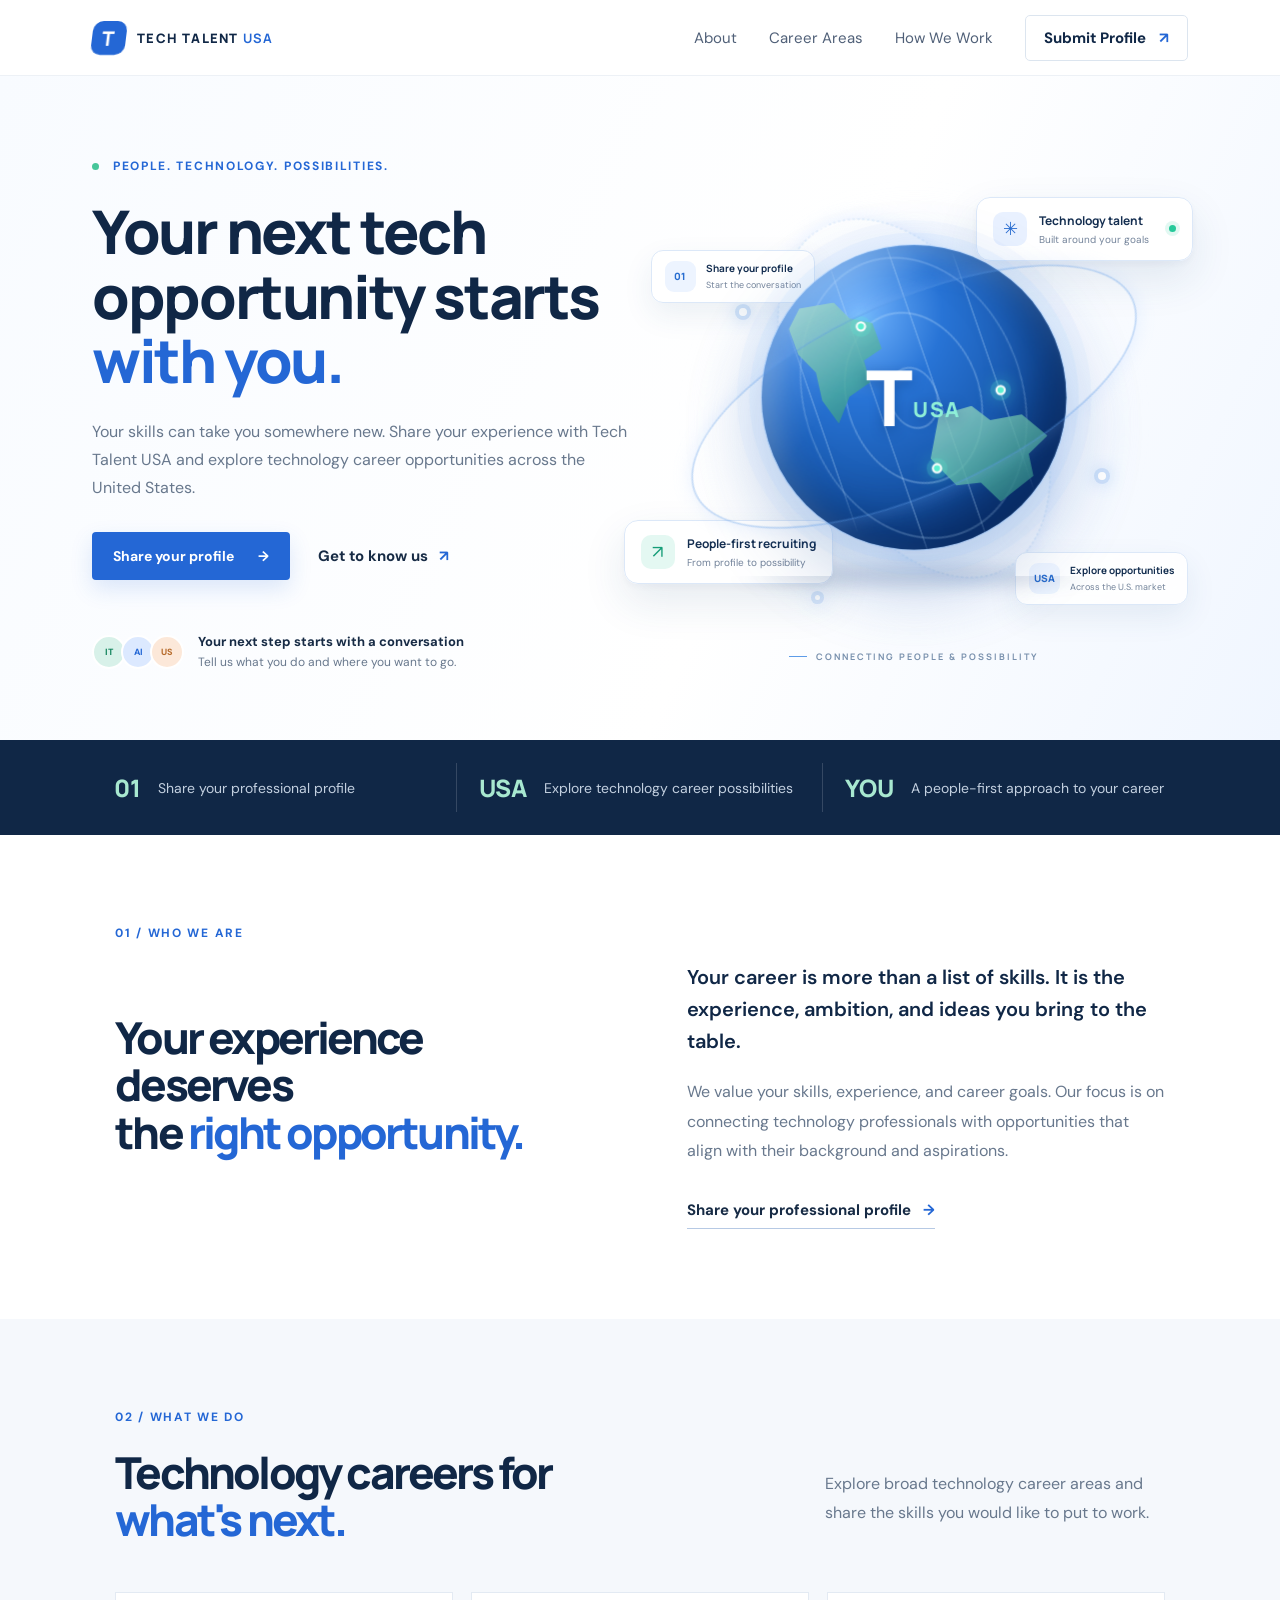
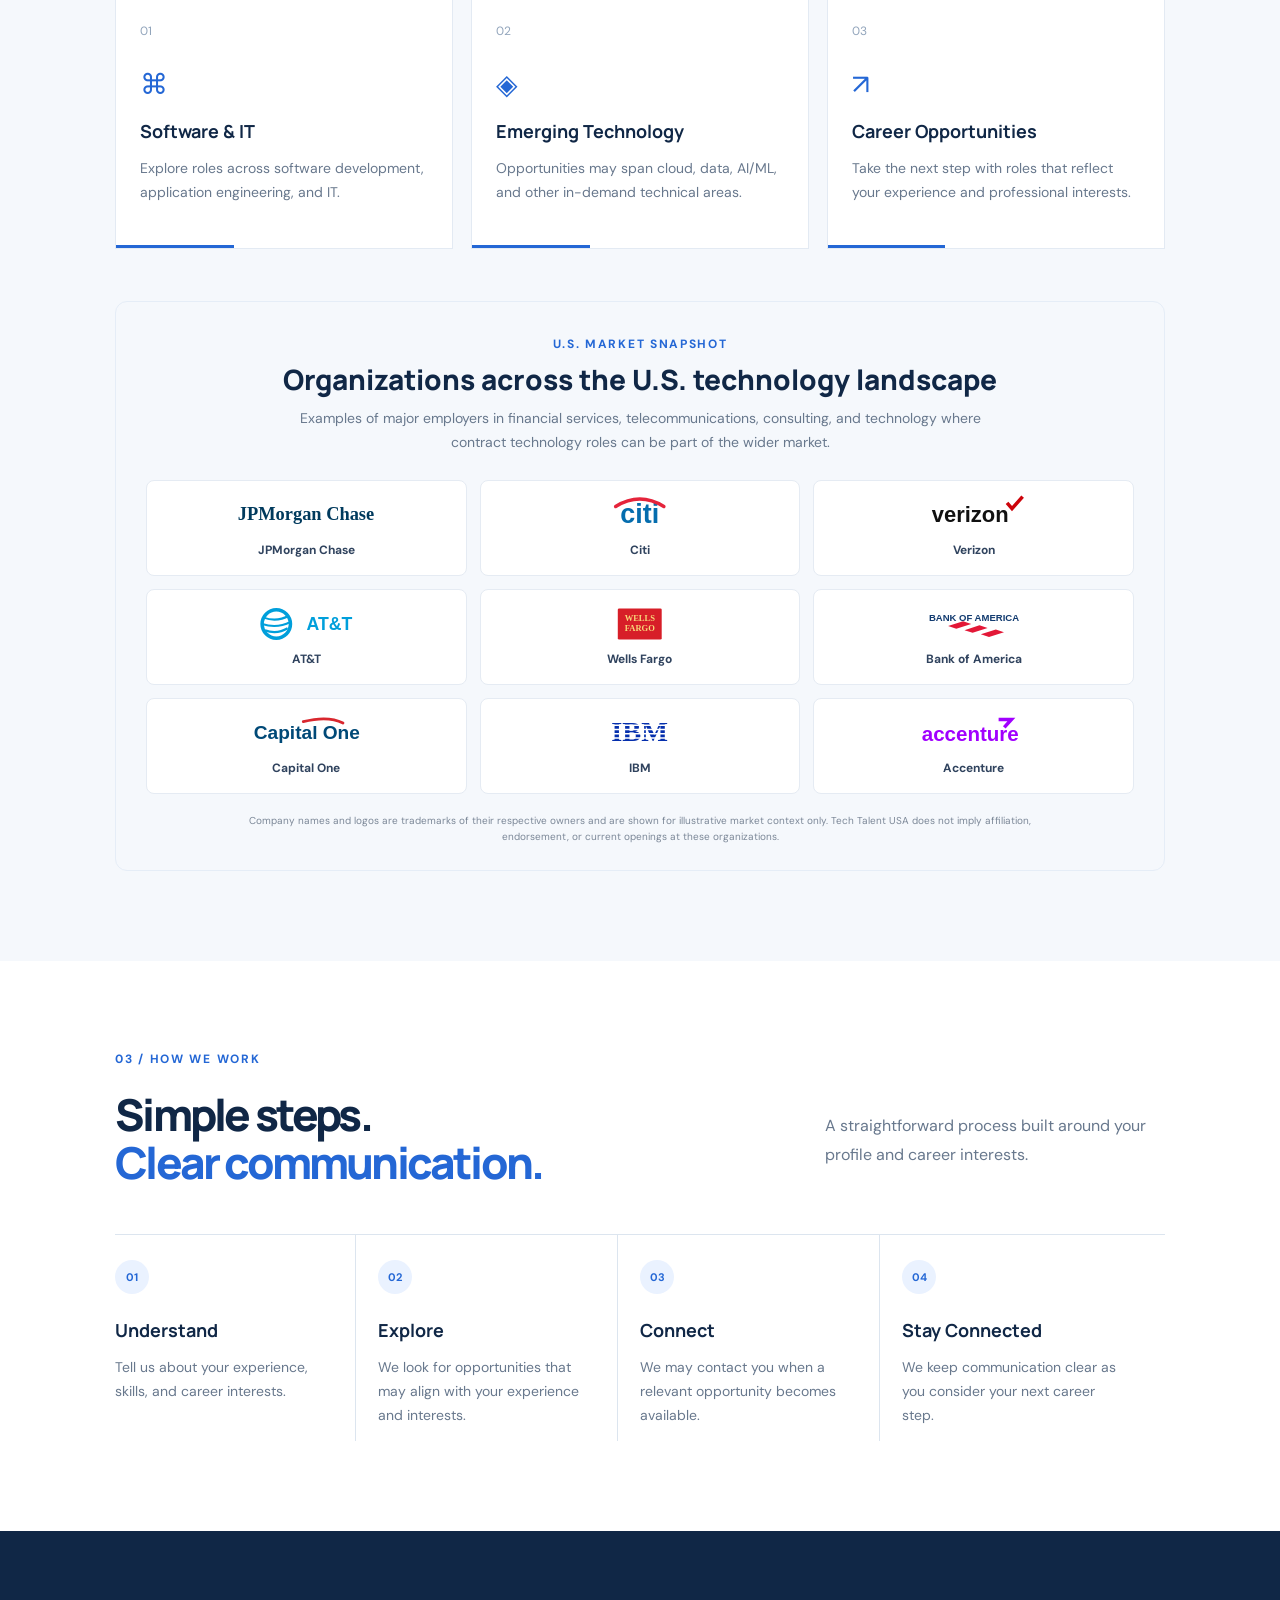
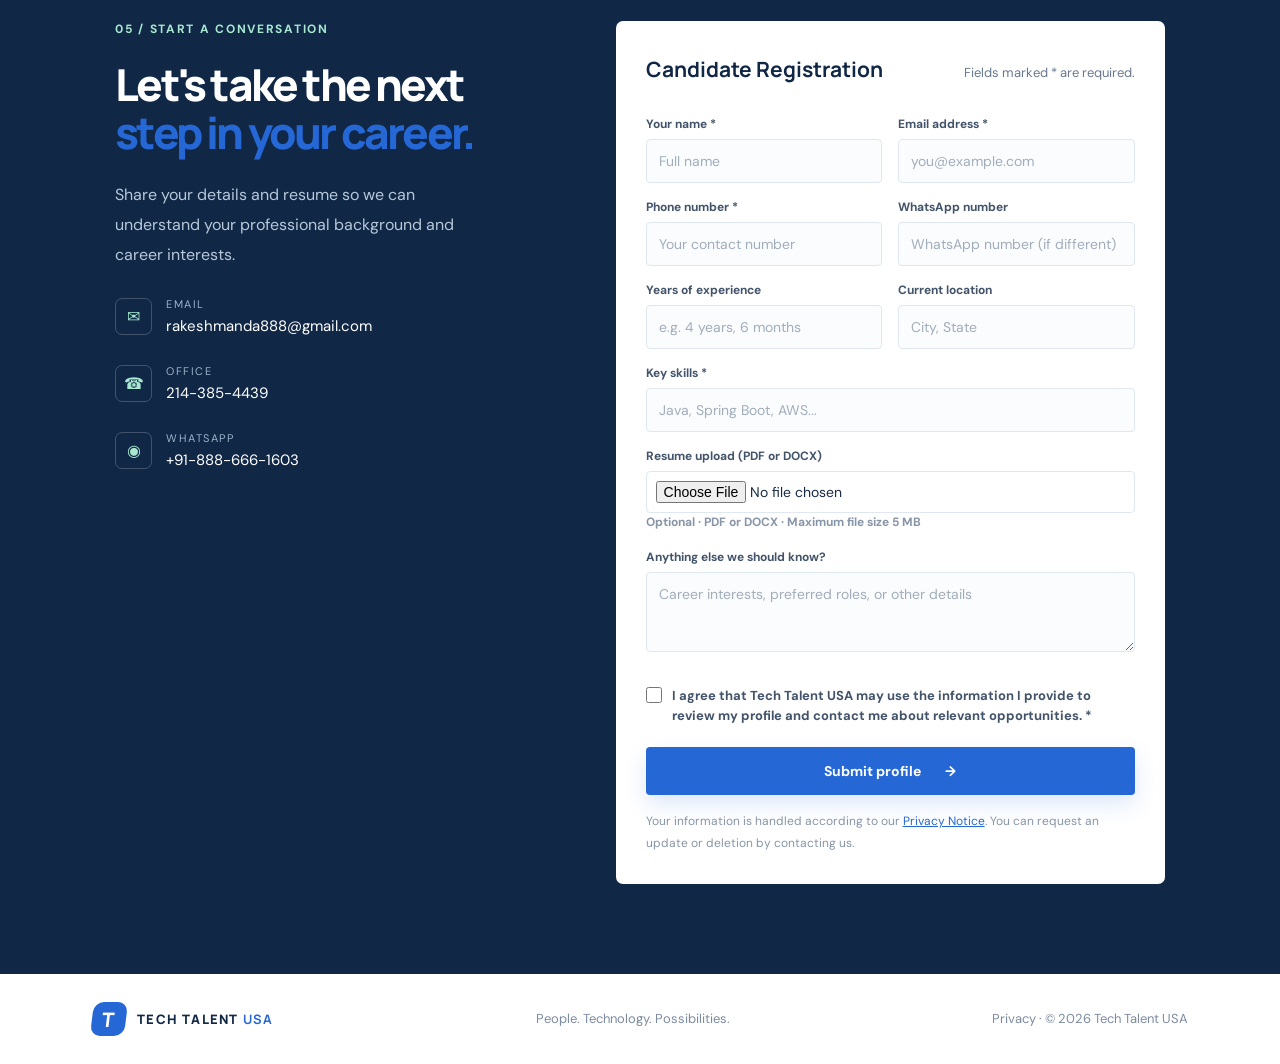
<file: static/index.html>
<!doctype html>
<html lang="en"><head><meta charset="utf-8"><meta name="viewport" content="width=device-width,initial-scale=1"><meta name="description" content="Explore technology career opportunities across the United States. Share your skills and professional profile with Tech Talent USA."><meta property="og:type" content="website"><meta property="og:title" content="Tech Talent USA | Your Next Tech Opportunity"><meta property="og:description" content="Share your experience and explore technology career opportunities across the United States."><meta name="theme-color" content="#102746"><meta name="twitter:card" content="summary"><meta name="twitter:title" content="Tech Talent USA | Your Next Tech Opportunity"><meta name="twitter:description" content="Share your experience and explore technology career opportunities across the United States."><title>Tech Talent USA | Technology Career Opportunities</title><link rel="preconnect" href="https://fonts.googleapis.com"><link href="https://fonts.googleapis.com/css2?family=DM+Sans:wght@400;500;600;700&family=Manrope:wght@400;500;600;700;800&display=swap" rel="stylesheet"><link rel="stylesheet" href="/static/styles.css"></head>
<body><header class="header"><a class="brand" href="/"><span class="brand-mark">T</span><span>TECH TALENT <b>USA</b></span></a><nav id="site-nav" aria-label="Main navigation"><a href="/about">About</a><a href="/services">Career Areas</a><a href="/how-we-work">How We Work</a><a class="nav-cta" href="/contact">Submit Profile <span>↗</span></a></nav><button class="menu" id="menu" aria-label="Open navigation menu" aria-controls="site-nav" aria-expanded="false">☰</button></header>
<main><section class="hero"><div class="hero-copy"><div class="eyebrow"><i></i> PEOPLE. TECHNOLOGY. POSSIBILITIES.</div><h1>Your next tech<br>opportunity starts<br><em>with you.</em></h1><p>Your skills can take you somewhere new. Share your experience with Tech Talent USA and explore technology career opportunities across the United States.</p><div class="hero-actions"><a class="button primary" href="#contact">Share your profile <span>→</span></a><a class="text-link" href="#about">Get to know us <span>↗</span></a></div><div class="trust"><div class="avatars"><span>IT</span><span>AI</span><span>US</span></div><div><b>Your next step starts with a conversation</b><small>Tell us what you do and where you want to go.</small></div></div></div><div class="hero-art hero-3d" aria-label="Animated Tech Talent USA globe illustration">
  <div class="hero-scene" id="hero-scene">
    <div class="scene-glow"></div>
    <div class="globe-shadow"></div>
    <div class="globe-orbit orbit-a"></div><div class="globe-orbit orbit-b"></div>
    <div class="globe-3d" aria-hidden="true">
      <div class="globe-surface"><div class="globe-grid"></div><div class="globe-land land-one"></div><div class="globe-land land-two"></div><div class="globe-shine"></div></div>
      <div class="globe-brand"><strong>T</strong><span>USA</span></div>
      <div class="globe-pin pin-one"></div><div class="globe-pin pin-two"></div><div class="globe-pin pin-three"></div>
    </div>
    <div class="scene-particle particle-one"></div><div class="scene-particle particle-two"></div><div class="scene-particle particle-three"></div>
    <div class="insight-card insight-top"><span class="insight-icon">✳</span><div><b>Technology talent</b><small>Built around your goals</small></div><span class="live-dot"></span></div>
    <div class="insight-card insight-bottom"><span class="insight-icon people-icon">↗</span><div><b>People-first recruiting</b><small>From profile to possibility</small></div></div>
    <div class="insight-chip chip-left"><span class="chip-mark">01</span><div><b>Share your profile</b><small>Start the conversation</small></div></div>
    <div class="insight-chip chip-right"><span class="chip-mark">USA</span><div><b>Explore opportunities</b><small>Across the U.S. market</small></div></div>
    <div class="scene-caption"><span></span> CONNECTING PEOPLE &amp; POSSIBILITY</div>
  </div>
</div></section>
<section class="stats"><div><strong>01</strong><span>Share your professional profile</span></div><div><strong>USA</strong><span>Explore technology career possibilities</span></div><div><strong>YOU</strong><span>A people-first approach to your career</span></div></section>
<section class="intro section" id="about"><div class="section-label">01 / WHO WE ARE</div><div class="intro-grid"><h2>Your experience deserves<br>the <em>right opportunity.</em></h2><div><p class="lead">Your career is more than a list of skills. It is the experience, ambition, and ideas you bring to the table.</p><p>We value your skills, experience, and career goals. Our focus is on connecting technology professionals with opportunities that align with their background and aspirations.</p><a class="under-link" href="#contact">Share your professional profile <span>→</span></a></div></div></section>
<section class="services section" id="services"><div class="section-head"><div><div class="section-label">02 / WHAT WE DO</div><h2>Technology careers for<br><em>what's next.</em></h2></div><p>Explore broad technology career areas and share the skills you would like to put to work.</p></div><div class="service-grid"><article class="service"><span class="service-no">01</span><div class="service-symbol">⌘</div><h3>Software & IT</h3><p>Explore roles across software development, application engineering, and IT.</p><span class="service-line"></span></article><article class="service"><span class="service-no">02</span><div class="service-symbol">◈</div><h3>Emerging Technology</h3><p>Opportunities may span cloud, data, AI/ML, and other in-demand technical areas.</p><span class="service-line"></span></article><article class="service"><span class="service-no">03</span><div class="service-symbol">↗</div><h3>Career Opportunities</h3><p>Take the next step with roles that reflect your experience and professional interests.</p><span class="service-line"></span></article></div>
<div class="company-showcase">
  <div class="company-showcase-heading">
    <div class="section-label">U.S. MARKET SNAPSHOT</div>
    <h3>Organizations across the U.S. technology landscape</h3>
    <p>Examples of major employers in financial services, telecommunications, consulting, and technology where contract technology roles can be part of the wider market.</p>
  </div>
  <div class="company-logo-grid" aria-label="Illustrative company logos">
    <div class="company-logo"><svg viewBox="0 0 220 48" role="img" aria-label="JPMorgan Chase logo"><text x="110" y="32" text-anchor="middle" font-family="Georgia,serif" font-size="27" font-weight="bold" fill="#003A5D">JPMorgan Chase</text></svg><span>JPMorgan Chase</span></div>
    <div class="company-logo"><svg viewBox="0 0 180 48" role="img" aria-label="Citi logo"><text x="90" y="35" text-anchor="middle" font-family="Arial,sans-serif" font-size="38" font-weight="bold" fill="#056DAE">citi</text><path d="M56 12 Q90 -9 124 12" fill="none" stroke="#E5243B" stroke-width="5" stroke-linecap="round"/></svg><span>Citi</span></div>
    <div class="company-logo"><svg viewBox="0 0 180 48" role="img" aria-label="Verizon logo"><text x="85" y="34" text-anchor="middle" font-family="Arial,sans-serif" font-size="31" font-weight="bold" fill="#111">verizon</text><path d="M137 7 l7 8 15 -17" fill="none" stroke="#CD040B" stroke-width="5"/></svg><span>Verizon</span></div>
    <div class="company-logo"><svg viewBox="0 0 180 48" role="img" aria-label="AT&amp;T logo"><circle cx="47" cy="24" r="20" fill="none" stroke="#009FDB" stroke-width="5"/><path d="M29 15 Q48 22 65 12 M27 24 Q48 31 67 21 M31 33 Q48 39 63 30" fill="none" stroke="#009FDB" stroke-width="3"/><text x="122" y="32" text-anchor="middle" font-family="Arial,sans-serif" font-size="25" font-weight="bold" fill="#009FDB">AT&amp;T</text></svg><span>AT&amp;T</span></div>
    <div class="company-logo"><svg viewBox="0 0 180 48" role="img" aria-label="Wells Fargo logo"><rect x="59" y="2" width="62" height="44" rx="2" fill="#D71E28"/><text x="90" y="20" text-anchor="middle" font-family="Georgia,serif" font-size="12" font-weight="bold" fill="#F8D879">WELLS</text><text x="90" y="34" text-anchor="middle" font-family="Georgia,serif" font-size="12" font-weight="bold" fill="#F8D879">FARGO</text></svg><span>Wells Fargo</span></div>
    <div class="company-logo"><svg viewBox="0 0 220 48" role="img" aria-label="Bank of America logo"><text x="110" y="19" text-anchor="middle" font-family="Arial,sans-serif" font-size="14" font-weight="bold" fill="#123B70">BANK OF AMERICA</text><path d="M72 27 l22 -7 12 4 -22 7z M96 33 l22 -7 12 4 -22 7z M120 39 l22 -7 12 4 -22 7z" fill="#E31837"/></svg><span>Bank of America</span></div>
    <div class="company-logo"><svg viewBox="0 0 200 48" role="img" aria-label="Capital One logo"><text x="100" y="33" text-anchor="middle" font-family="Arial,sans-serif" font-size="27" font-weight="bold" fill="#004977">Capital One</text><path d="M95 8 Q130 -1 151 10" fill="none" stroke="#D9272E" stroke-width="4" stroke-linecap="round"/></svg><span>Capital One</span></div>
    <div class="company-logo"><svg viewBox="0 0 160 48" role="img" aria-label="IBM logo"><text x="80" y="36" text-anchor="middle" font-family="Georgia,serif" font-size="40" font-weight="bold" fill="#052FAD">IBM</text><path d="M36 13 H124 M36 19 H124 M36 25 H124 M36 31 H124" stroke="#fff" stroke-width="2"/></svg><span>IBM</span></div>
    <div class="company-logo"><svg viewBox="0 0 200 48" role="img" aria-label="Accenture logo"><text x="95" y="35" text-anchor="middle" font-family="Arial,sans-serif" font-size="29" font-weight="bold" fill="#A100FF">accenture</text><path d="M135 5 L153 5 L143 16" fill="none" stroke="#A100FF" stroke-width="5"/></svg><span>Accenture</span></div>
  </div>
  <p class="company-disclaimer">Company names and logos are trademarks of their respective owners and are shown for illustrative market context only. Tech Talent USA does not imply affiliation, endorsement, or current openings at these organizations.</p>
</div>
</section>
<section class="process section" id="process"><div class="section-label">03 / HOW WE WORK</div><div class="section-head"><h2>Simple steps.<br><em>Clear communication.</em></h2><p>A straightforward process built around your profile and career interests.</p></div><div class="steps"><article><span>01</span><h3>Understand</h3><p>Tell us about your experience, skills, and career interests.</p></article><article><span>02</span><h3>Explore</h3><p>We look for opportunities that may align with your experience and interests.</p></article><article><span>03</span><h3>Connect</h3><p>We may contact you when a relevant opportunity becomes available.</p></article><article><span>04</span><h3>Stay Connected</h3><p>We keep communication clear as you consider your next career step.</p></article></div></section>
<section class="contact section" id="contact"><div class="contact-copy"><div class="section-label">05 / START A CONVERSATION</div><h2>Let's take the next<br><em>step in your career.</em></h2><p>Share your details and resume so we can understand your professional background and career interests.</p><div class="contact-detail"><span>✉</span><div><small>EMAIL</small><a href="mailto:rakeshmanda888@gmail.com">rakeshmanda888@gmail.com</a></div></div><div class="contact-detail"><span>☎</span><div><small>OFFICE</small><a href="tel:+12143854439">214-385-4439</a></div></div><div class="contact-detail"><span>◉</span><div><small>WHATSAPP</small><a href="https://wa.me/918886661603" target="_blank" rel="noopener">+91-888-666-1603</a></div></div></div>
<form id="enquiry-form" class="form" enctype="multipart/form-data"><div class="form-heading"><h3>Candidate Registration</h3><p>Fields marked * are required.</p></div><div class="form-grid">
<label>Your name *<input name="name" required maxlength="120" placeholder="Full name"></label>
<label>Email address *<input name="email" type="email" required maxlength="254" placeholder="you@example.com"></label>
<label>Phone number *<input name="phone" type="tel" required maxlength="30" placeholder="Your contact number"></label>
<label>WhatsApp number<input name="whatsapp_number" type="tel" maxlength="30" placeholder="WhatsApp number (if different)"></label>
<label>Years of experience<input name="experience" maxlength="80" placeholder="e.g. 4 years, 6 months"></label>
<label>Current location<input name="location" maxlength="160" placeholder="City, State"></label>
<label class="wide">Key skills *<input name="skills" required maxlength="1000" placeholder="Java, Spring Boot, AWS..."></label>
<label class="wide">Resume upload (PDF or DOCX)<input name="resume" type="file" accept=".pdf,.docx,application/pdf,application/vnd.openxmlformats-officedocument.wordprocessingml.document"><small class="privacy">Optional · PDF or DOCX · Maximum file size 5 MB</small></label>
<label class="wide">Anything else we should know?<textarea name="message" rows="3" maxlength="3000" placeholder="Career interests, preferred roles, or other details"></textarea></label>
<label class="consent-row wide"><input type="checkbox" name="consent" value="true" required><span>I agree that Tech Talent USA may use the information I provide to review my profile and contact me about relevant opportunities. *</span></label>
</div><div class="form-trap" aria-hidden="true"><label>Leave this field empty<input name="website" tabindex="-1" autocomplete="off"></label></div><button class="button primary submit" type="submit">Submit profile <span>→</span></button><p class="form-status" id="form-status" role="status" aria-live="polite"></p><small class="privacy">Your information is handled according to our <a href="/privacy">Privacy Notice</a>. You can request an update or deletion by contacting us.</small></form></section></main>
<footer><a class="brand footer-brand" href="/"><span class="brand-mark">T</span><span>TECH TALENT <b>USA</b></span></a><span>People. Technology. Possibilities.</span><span><a href="/privacy">Privacy</a> · © <span id="year"></span> Tech Talent USA</span></footer><script src="/static/app.js"></script></body></html>
</file>
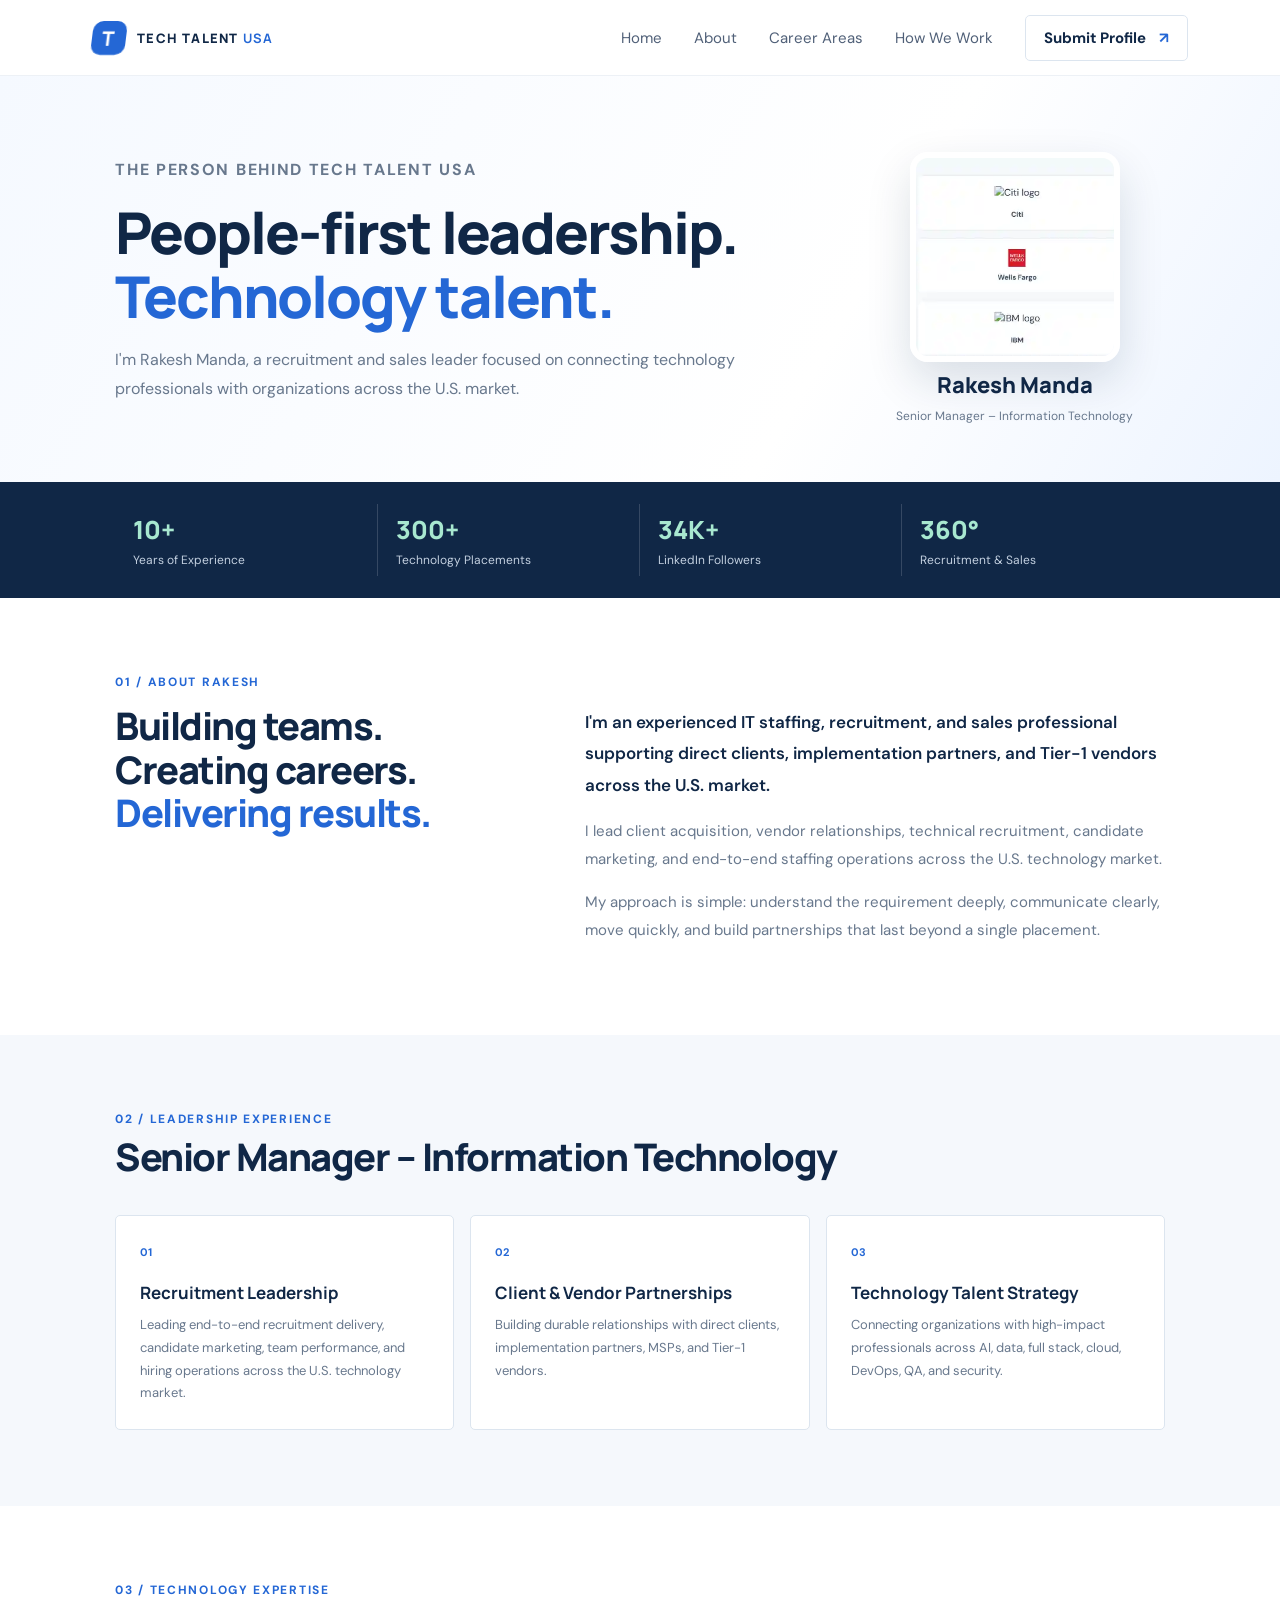
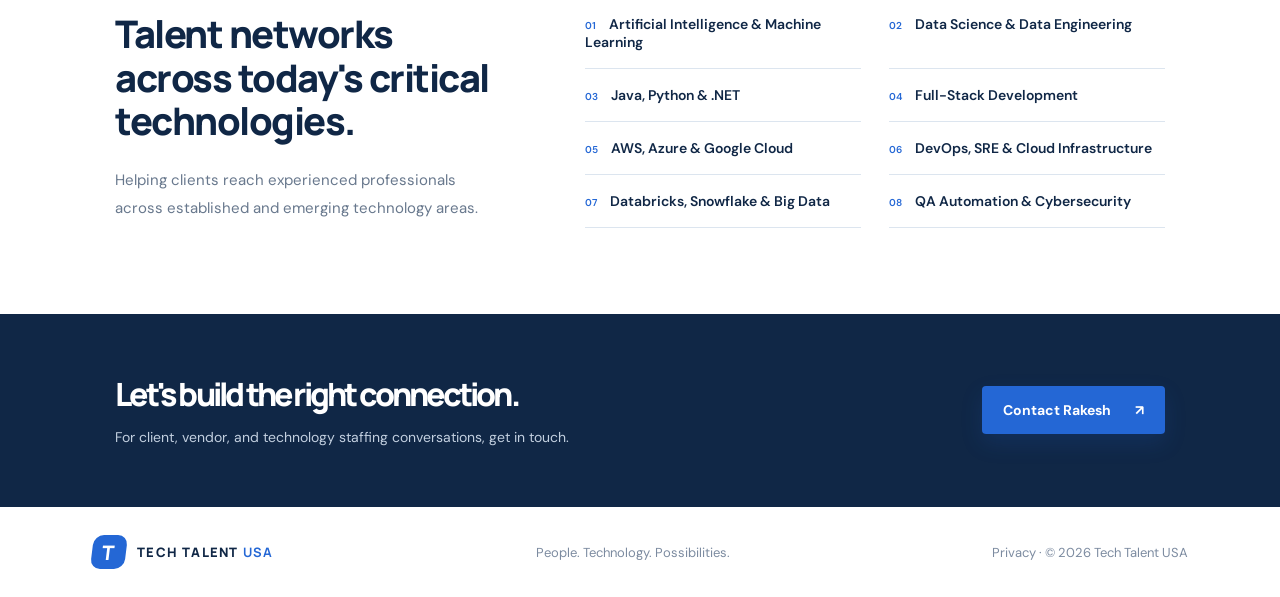
<file: static/about.html>
<!doctype html>
<html lang="en">
<head>
<meta charset="utf-8"><meta name="viewport" content="width=device-width,initial-scale=1">
<meta name="description" content="Meet the recruitment and technology staffing leader behind Tech Talent USA.">
<meta name="theme-color" content="#102746">
<title>About | Tech Talent USA</title>
<link rel="preconnect" href="https://fonts.googleapis.com">
<link href="https://fonts.googleapis.com/css2?family=DM+Sans:wght@400;500;600;700&family=Manrope:wght@400;500;600;700;800&display=swap" rel="stylesheet">
<link rel="stylesheet" href="/static/styles.css">
</head>
<body>
<header class="header">
<a class="brand" href="/"><span class="brand-mark">T</span><span>TECH TALENT <b>USA</b></span></a>
<nav id="site-nav" aria-label="Main navigation"><a href="/">Home</a><a href="/about" aria-current="page">About</a><a href="/services">Career Areas</a><a href="/how-we-work">How We Work</a><a class="nav-cta" href="/contact">Submit Profile <span>↗</span></a></nav>
<button class="menu" id="menu" aria-label="Open navigation menu" aria-controls="site-nav" aria-expanded="false">☰</button>
</header>
<main>
<section class="profile-hero profile-hero-with-photo"><div class="profile-hero-copy"><p class="eyebrow">THE PERSON BEHIND TECH TALENT USA</p><h1>People-first leadership.<br><em>Technology talent.</em></h1><p>I'm Rakesh Manda, a recruitment and sales leader focused on connecting technology professionals with organizations across the U.S. market.</p></div><div class="profile-portrait"><img src="[data-uri]" alt="Portrait of Rakesh Manda"><strong>Rakesh Manda</strong><span>Senior Manager – Information Technology</span></div></section>
<section class="profile-metrics" aria-label="Career highlights">
<div><strong>10+</strong><span>Years of Experience</span></div><div><strong>300+</strong><span>Technology Placements</span></div><div><strong>34K+</strong><span>LinkedIn Followers</span></div><div><strong>360°</strong><span>Recruitment &amp; Sales</span></div>
</section>
<section class="profile-section">
<div class="section-label">01 / ABOUT RAKESH</div>
<div class="profile-grid">
<div><h2>Building teams.<br>Creating careers.<br><em>Delivering results.</em></h2></div>
<div class="profile-copy">
<p>I'm an experienced IT staffing, recruitment, and sales professional supporting direct clients, implementation partners, and Tier-1 vendors across the U.S. market.</p>
<p>I lead client acquisition, vendor relationships, technical recruitment, candidate marketing, and end-to-end staffing operations across the U.S. technology market.</p>
<p>My approach is simple: understand the requirement deeply, communicate clearly, move quickly, and build partnerships that last beyond a single placement.</p>
</div>
</div>
</section>
<section class="profile-section profile-band">
<div class="section-label">02 / LEADERSHIP EXPERIENCE</div>
<div class="profile-role"><div><h2>Senior Manager – Information Technology</h2></div></div>
<div class="profile-cards">
<article class="profile-card"><span>01</span><h3>Recruitment Leadership</h3><p>Leading end-to-end recruitment delivery, candidate marketing, team performance, and hiring operations across the U.S. technology market.</p></article>
<article class="profile-card"><span>02</span><h3>Client &amp; Vendor Partnerships</h3><p>Building durable relationships with direct clients, implementation partners, MSPs, and Tier-1 vendors.</p></article>
<article class="profile-card"><span>03</span><h3>Technology Talent Strategy</h3><p>Connecting organizations with high-impact professionals across AI, data, full stack, cloud, DevOps, QA, and security.</p></article>
</div>
</section>
<section class="profile-section">
<div class="section-label">03 / TECHNOLOGY EXPERTISE</div>
<div class="profile-grid"><div><h2>Talent networks across today's critical technologies.</h2><p>Helping clients reach experienced professionals across established and emerging technology areas.</p></div>
<div class="profile-skills">
<div><span>01</span>Artificial Intelligence &amp; Machine Learning</div><div><span>02</span>Data Science &amp; Data Engineering</div><div><span>03</span>Java, Python &amp; .NET</div><div><span>04</span>Full-Stack Development</div><div><span>05</span>AWS, Azure &amp; Google Cloud</div><div><span>06</span>DevOps, SRE &amp; Cloud Infrastructure</div><div><span>07</span>Databricks, Snowflake &amp; Big Data</div><div><span>08</span>QA Automation &amp; Cybersecurity</div>
</div></div>
</section>
<section class="profile-contact"><div><h2>Let's build the right connection.</h2><p>For client, vendor, and technology staffing conversations, get in touch.</p></div><a class="button primary" href="mailto:rakeshmanda888@gmail.com">Contact Rakesh <span>↗</span></a></section>
</main>
<footer><a class="brand footer-brand" href="/"><span class="brand-mark">T</span><span>TECH TALENT <b>USA</b></span></a><span>People. Technology. Possibilities.</span><span><a href="/privacy">Privacy</a> · © <span id="year">2026</span> Tech Talent USA</span></footer>
<script src="/static/app.js"></script>
</body></html>
</file>
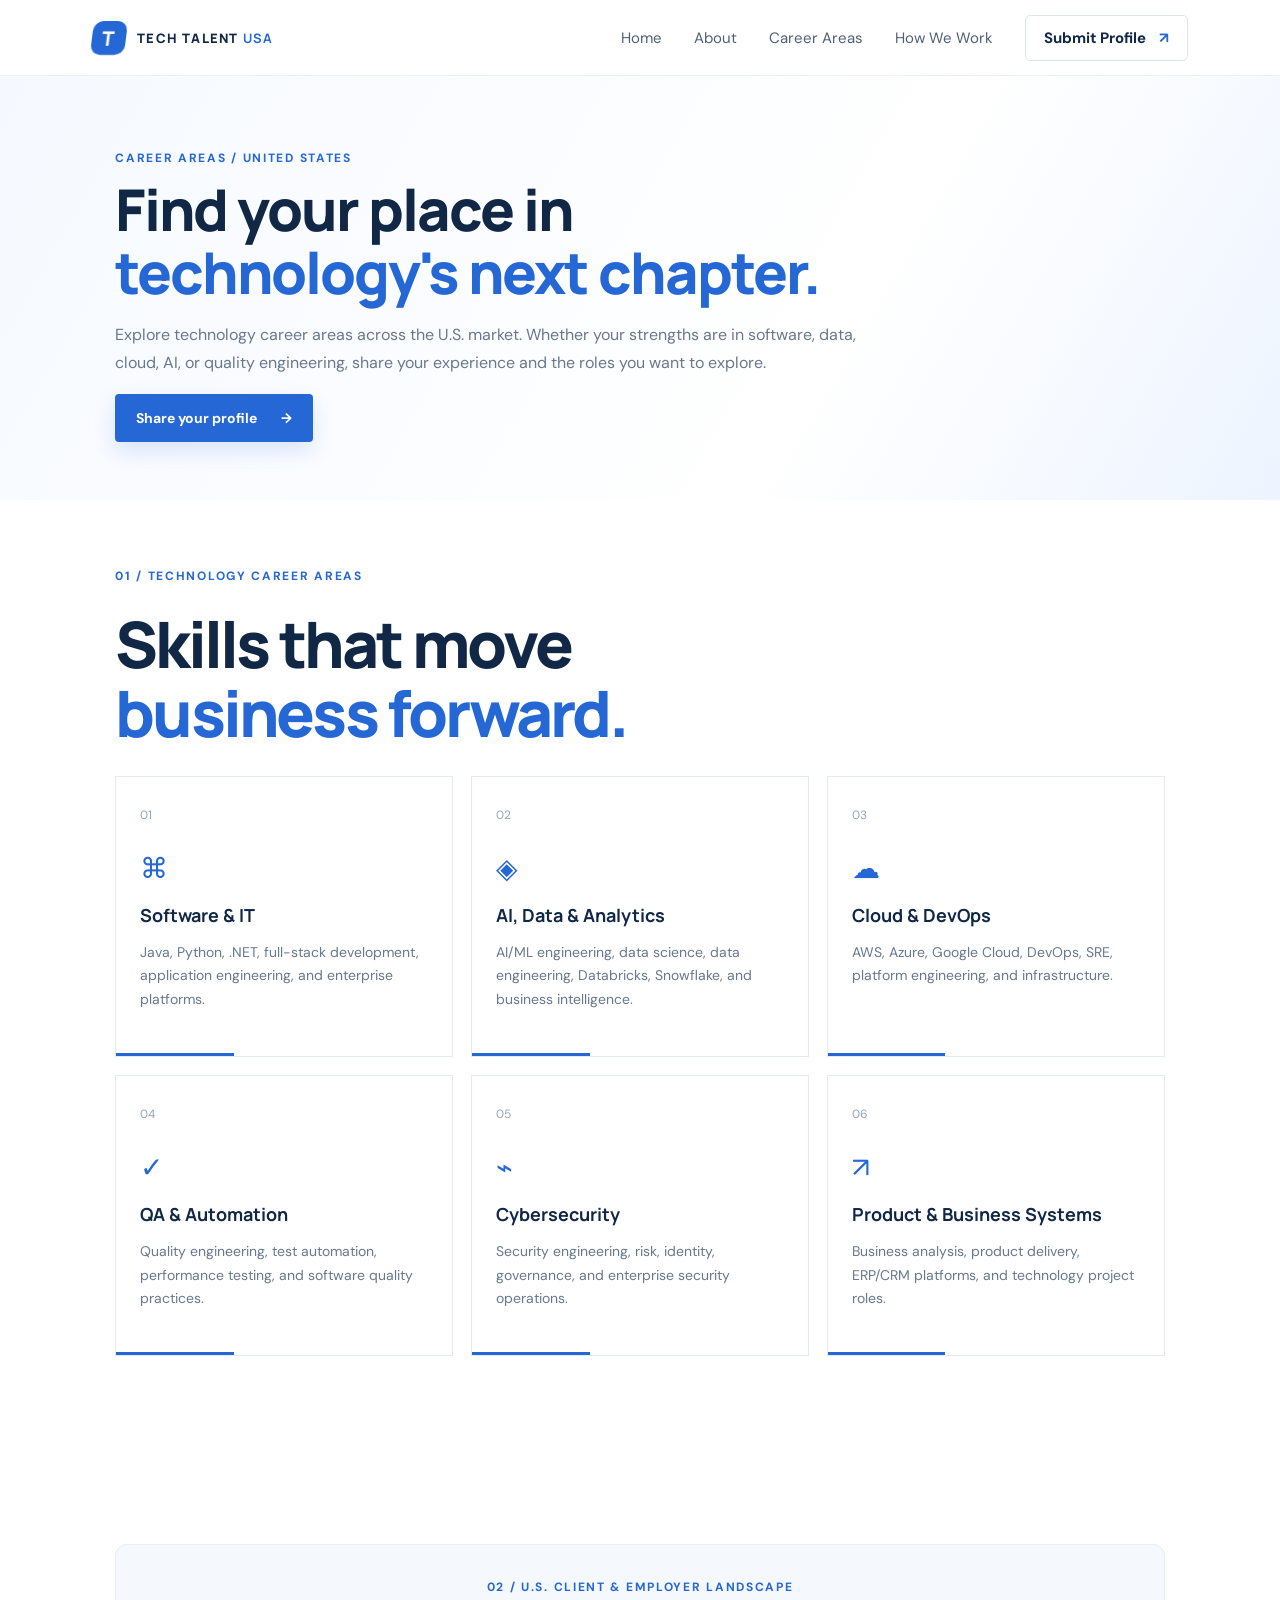
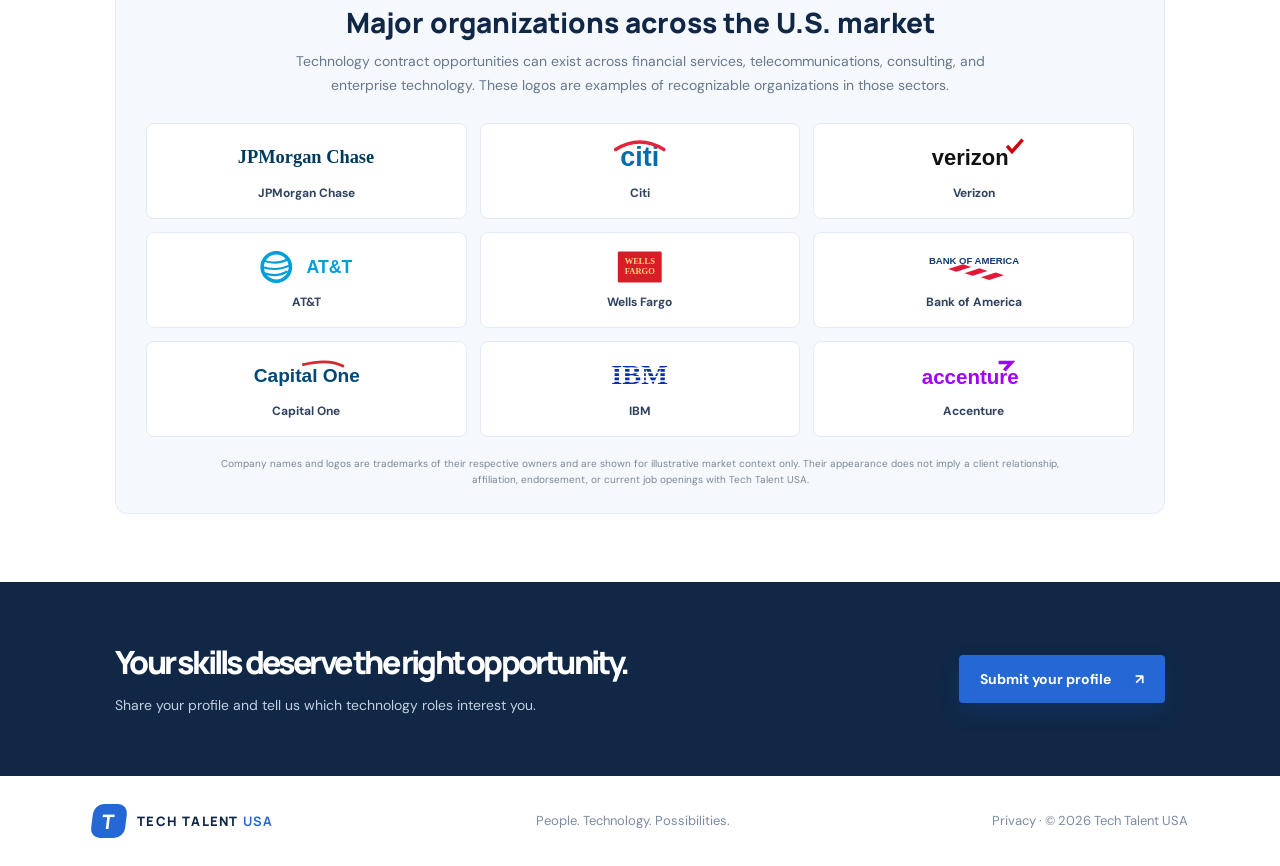
<file: static/career-areas.html>
<!doctype html>
<html lang="en"><head><meta charset="utf-8"><meta name="viewport" content="width=device-width,initial-scale=1"><meta name="description" content="Explore technology career areas and major U.S. market employers across finance, telecom, consulting and technology."><meta name="theme-color" content="#102746"><title>Career Areas | Tech Talent USA</title><link rel="preconnect" href="https://fonts.googleapis.com"><link href="https://fonts.googleapis.com/css2?family=DM+Sans:wght@400;500;600;700&family=Manrope:wght@400;500;600;700;800&display=swap" rel="stylesheet"><link rel="stylesheet" href="/static/styles.css"></head>
<body><header class="header"><a class="brand" href="/"><span class="brand-mark">T</span><span>TECH TALENT <b>USA</b></span></a><nav id="site-nav" aria-label="Main navigation"><a href="/">Home</a><a href="/about">About</a><a href="/services" aria-current="page">Career Areas</a><a href="/how-we-work">How We Work</a><a class="nav-cta" href="/contact">Submit Profile <span>↗</span></a></nav><button class="menu" id="menu" aria-label="Open navigation menu" aria-controls="site-nav" aria-expanded="false">☰</button></header>
<main><section class="career-page-hero"><div class="eyebrow">CAREER AREAS / UNITED STATES</div><h1>Find your place in<br><em>technology's next chapter.</em></h1><p>Explore technology career areas across the U.S. market. Whether your strengths are in software, data, cloud, AI, or quality engineering, share your experience and the roles you want to explore.</p><a class="button primary" href="/contact">Share your profile <span>→</span></a></section>
<section class="career-page-section"><div class="section-label">01 / TECHNOLOGY CAREER AREAS</div><h2>Skills that move<br><em>business forward.</em></h2><div class="service-grid">
<article class="service"><span class="service-no">01</span><div class="service-symbol">⌘</div><h3>Software & IT</h3><p>Java, Python, .NET, full-stack development, application engineering, and enterprise platforms.</p><span class="service-line"></span></article>
<article class="service"><span class="service-no">02</span><div class="service-symbol">◈</div><h3>AI, Data & Analytics</h3><p>AI/ML engineering, data science, data engineering, Databricks, Snowflake, and business intelligence.</p><span class="service-line"></span></article>
<article class="service"><span class="service-no">03</span><div class="service-symbol">☁</div><h3>Cloud & DevOps</h3><p>AWS, Azure, Google Cloud, DevOps, SRE, platform engineering, and infrastructure.</p><span class="service-line"></span></article>
<article class="service"><span class="service-no">04</span><div class="service-symbol">✓</div><h3>QA & Automation</h3><p>Quality engineering, test automation, performance testing, and software quality practices.</p><span class="service-line"></span></article>
<article class="service"><span class="service-no">05</span><div class="service-symbol">⌁</div><h3>Cybersecurity</h3><p>Security engineering, risk, identity, governance, and enterprise security operations.</p><span class="service-line"></span></article>
<article class="service"><span class="service-no">06</span><div class="service-symbol">↗</div><h3>Product & Business Systems</h3><p>Business analysis, product delivery, ERP/CRM platforms, and technology project roles.</p><span class="service-line"></span></article></div></section>
<section class="career-page-section"><div class="company-showcase"><div class="company-showcase-heading"><div class="section-label">02 / U.S. CLIENT & EMPLOYER LANDSCAPE</div><h3>Major organizations across the U.S. market</h3><p>Technology contract opportunities can exist across financial services, telecommunications, consulting, and enterprise technology. These logos are examples of recognizable organizations in those sectors.</p></div>
<div class="company-logo-grid" aria-label="Illustrative company logos">
<div class="company-logo"><svg viewBox="0 0 220 48" role="img" aria-label="JPMorgan Chase logo"><text x="110" y="32" text-anchor="middle" font-family="Georgia,serif" font-size="27" font-weight="bold" fill="#003A5D">JPMorgan Chase</text></svg><span>JPMorgan Chase</span></div>
<div class="company-logo"><svg viewBox="0 0 180 48" role="img" aria-label="Citi logo"><text x="90" y="35" text-anchor="middle" font-family="Arial,sans-serif" font-size="38" font-weight="bold" fill="#056DAE">citi</text><path d="M56 12 Q90 -9 124 12" fill="none" stroke="#E5243B" stroke-width="5" stroke-linecap="round"/></svg><span>Citi</span></div>
<div class="company-logo"><svg viewBox="0 0 180 48" role="img" aria-label="Verizon logo"><text x="85" y="34" text-anchor="middle" font-family="Arial,sans-serif" font-size="31" font-weight="bold" fill="#111">verizon</text><path d="M137 7 l7 8 15 -17" fill="none" stroke="#CD040B" stroke-width="5"/></svg><span>Verizon</span></div>
<div class="company-logo"><svg viewBox="0 0 180 48" role="img" aria-label="AT&amp;T logo"><circle cx="47" cy="24" r="20" fill="none" stroke="#009FDB" stroke-width="5"/><path d="M29 15 Q48 22 65 12 M27 24 Q48 31 67 21 M31 33 Q48 39 63 30" fill="none" stroke="#009FDB" stroke-width="3"/><text x="122" y="32" text-anchor="middle" font-family="Arial,sans-serif" font-size="25" font-weight="bold" fill="#009FDB">AT&amp;T</text></svg><span>AT&amp;T</span></div>
<div class="company-logo"><svg viewBox="0 0 180 48" role="img" aria-label="Wells Fargo logo"><rect x="59" y="2" width="62" height="44" rx="2" fill="#D71E28"/><text x="90" y="20" text-anchor="middle" font-family="Georgia,serif" font-size="12" font-weight="bold" fill="#F8D879">WELLS</text><text x="90" y="34" text-anchor="middle" font-family="Georgia,serif" font-size="12" font-weight="bold" fill="#F8D879">FARGO</text></svg><span>Wells Fargo</span></div>
<div class="company-logo"><svg viewBox="0 0 220 48" role="img" aria-label="Bank of America logo"><text x="110" y="19" text-anchor="middle" font-family="Arial,sans-serif" font-size="14" font-weight="bold" fill="#123B70">BANK OF AMERICA</text><path d="M72 27 l22 -7 12 4 -22 7z M96 33 l22 -7 12 4 -22 7z M120 39 l22 -7 12 4 -22 7z" fill="#E31837"/></svg><span>Bank of America</span></div>
<div class="company-logo"><svg viewBox="0 0 200 48" role="img" aria-label="Capital One logo"><text x="100" y="33" text-anchor="middle" font-family="Arial,sans-serif" font-size="27" font-weight="bold" fill="#004977">Capital One</text><path d="M95 8 Q130 -1 151 10" fill="none" stroke="#D9272E" stroke-width="4" stroke-linecap="round"/></svg><span>Capital One</span></div>
<div class="company-logo"><svg viewBox="0 0 160 48" role="img" aria-label="IBM logo"><text x="80" y="36" text-anchor="middle" font-family="Georgia,serif" font-size="40" font-weight="bold" fill="#052FAD">IBM</text><path d="M36 13 H124 M36 19 H124 M36 25 H124 M36 31 H124" stroke="#fff" stroke-width="2"/></svg><span>IBM</span></div>
<div class="company-logo"><svg viewBox="0 0 200 48" role="img" aria-label="Accenture logo"><text x="95" y="35" text-anchor="middle" font-family="Arial,sans-serif" font-size="29" font-weight="bold" fill="#A100FF">accenture</text><path d="M135 5 L153 5 L143 16" fill="none" stroke="#A100FF" stroke-width="5"/></svg><span>Accenture</span></div></div>
<p class="company-disclaimer">Company names and logos are trademarks of their respective owners and are shown for illustrative market context only. Their appearance does not imply a client relationship, affiliation, endorsement, or current job openings with Tech Talent USA.</p></div></section>
<section class="profile-contact"><div><h2>Your skills deserve the right opportunity.</h2><p>Share your profile and tell us which technology roles interest you.</p></div><a class="button primary" href="/contact">Submit your profile <span>↗</span></a></section></main>
<footer><a class="brand footer-brand" href="/"><span class="brand-mark">T</span><span>TECH TALENT <b>USA</b></span></a><span>People. Technology. Possibilities.</span><span><a href="/privacy">Privacy</a> · © <span id="year">2026</span> Tech Talent USA</span></footer><script src="/static/app.js"></script></body></html>
</file>
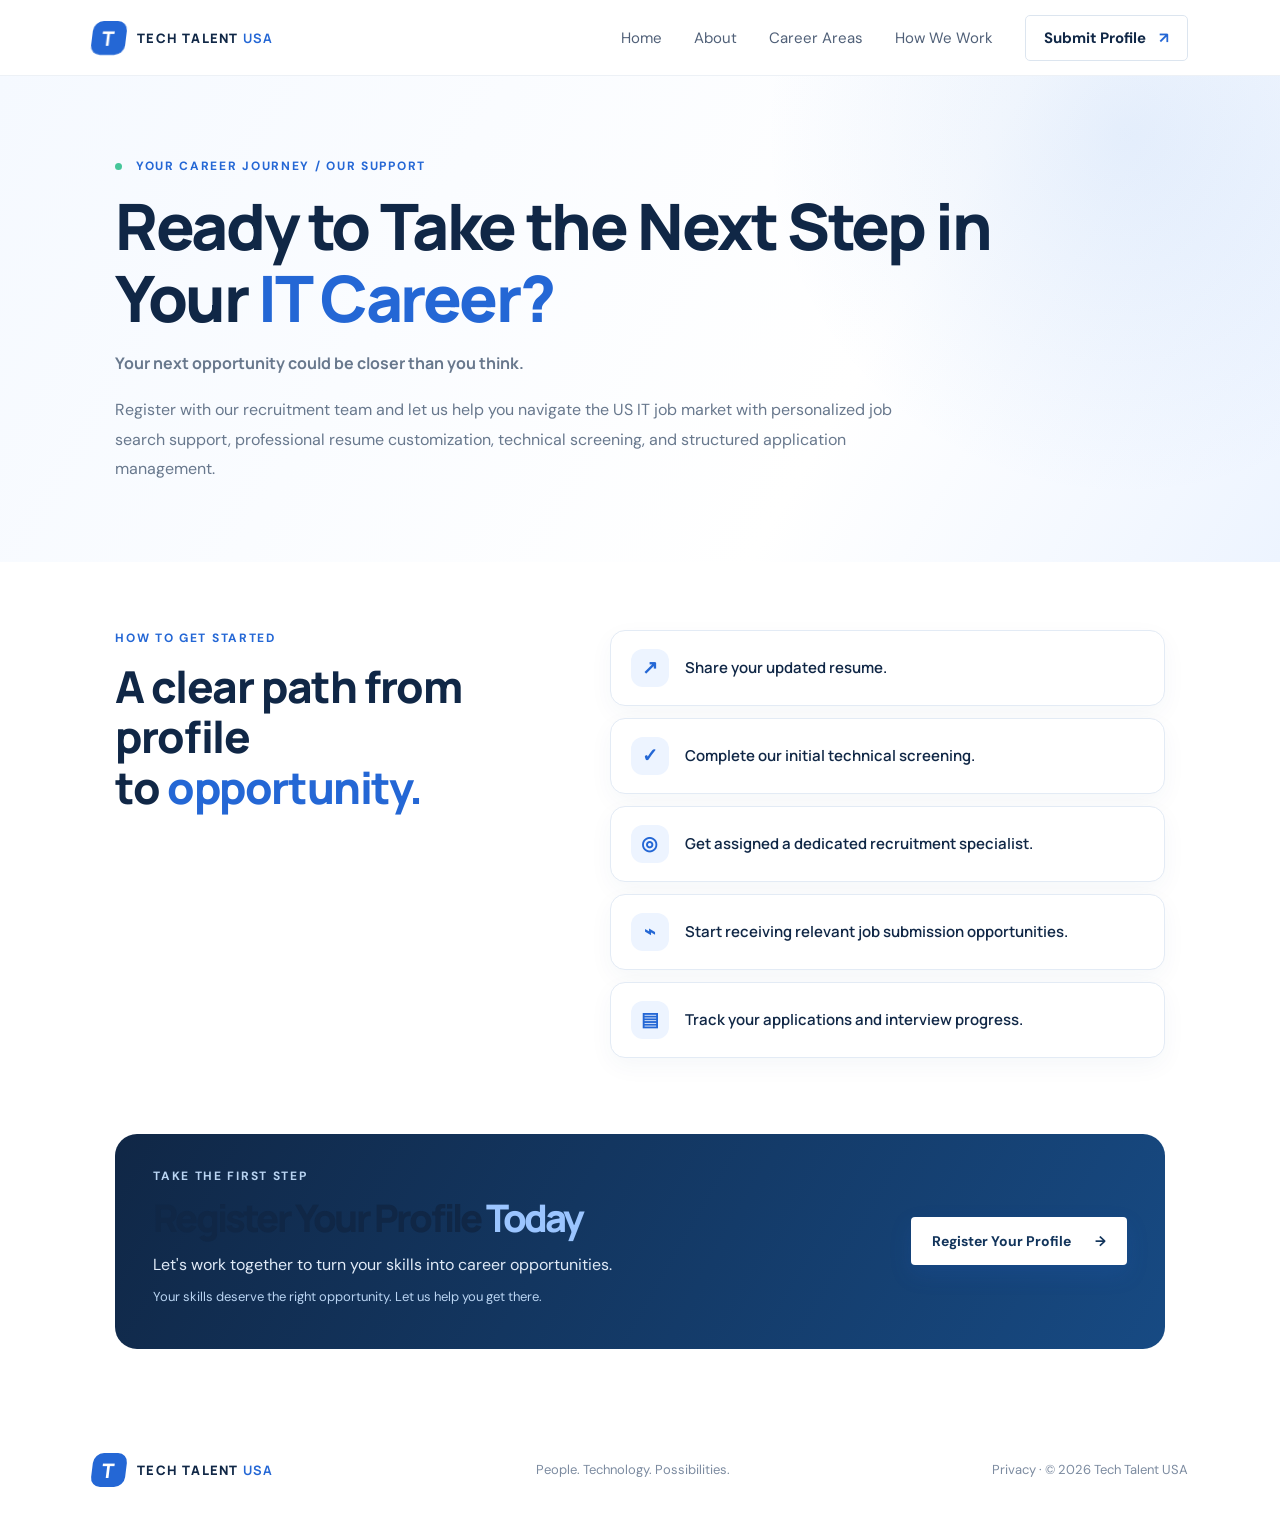
<file: static/how-we-work.html>
<!doctype html>
<html lang="en"><head><meta charset="utf-8"><meta name="viewport" content="width=device-width,initial-scale=1"><meta name="description" content="How Tech Talent USA supports your US IT career journey."><meta name="theme-color" content="#102746"><title>How We Work | Tech Talent USA</title><link rel="preconnect" href="https://fonts.googleapis.com"><link href="https://fonts.googleapis.com/css2?family=DM+Sans:wght@400;500;600;700&family=Manrope:wght@400;500;600;700;800&display=swap" rel="stylesheet"><link rel="stylesheet" href="/static/styles.css"></head>
<body><header class="header"><a class="brand" href="/"><span class="brand-mark">T</span><span>TECH TALENT <b>USA</b></span></a><nav id="site-nav" aria-label="Main navigation"><a href="/">Home</a><a href="/about">About</a><a href="/services">Career Areas</a><a href="/how-we-work" aria-current="page">How We Work</a><a class="nav-cta" href="/contact">Submit Profile <span>↗</span></a></nav><button class="menu" id="menu" aria-label="Open navigation menu" aria-controls="site-nav" aria-expanded="false">☰</button></header>
<main class="how-work-page">
<section class="how-work-hero"><div class="eyebrow"><i></i> YOUR CAREER JOURNEY / OUR SUPPORT</div><h1>Ready to Take the Next Step in Your <em>IT Career?</em></h1><p class="how-work-lead">Your next opportunity could be closer than you think.</p><p>Register with our recruitment team and let us help you navigate the US IT job market with personalized job search support, professional resume customization, technical screening, and structured application management.</p></section>
<section class="how-work-steps"><div class="how-work-section-head"><div class="section-label">HOW TO GET STARTED</div><h2>A clear path from profile<br>to <em>opportunity.</em></h2></div><ul class="how-work-list"><li><span class="how-work-icon">↗</span><span>Share your updated resume.</span></li><li><span class="how-work-icon">✓</span><span>Complete our initial technical screening.</span></li><li><span class="how-work-icon">◎</span><span>Get assigned a dedicated recruitment specialist.</span></li><li><span class="how-work-icon">⌁</span><span>Start receiving relevant job submission opportunities.</span></li><li><span class="how-work-icon">▤</span><span>Track your applications and interview progress.</span></li></ul></section>
<section class="how-work-register"><div><div class="section-label">TAKE THE FIRST STEP</div><h2>Register Your Profile <em>Today</em></h2><p>Let's work together to turn your skills into career opportunities.</p><p class="how-work-closing">Your skills deserve the right opportunity. Let us help you get there.</p></div><a class="button primary" href="/contact">Register Your Profile <span>→</span></a></section>
</main><footer><a class="brand footer-brand" href="/"><span class="brand-mark">T</span><span>TECH TALENT <b>USA</b></span></a><span>People. Technology. Possibilities.</span><span><a href="/privacy">Privacy</a> · © <span id="year"></span> Tech Talent USA</span></footer><script src="/static/app.js"></script></body></html>
</file>
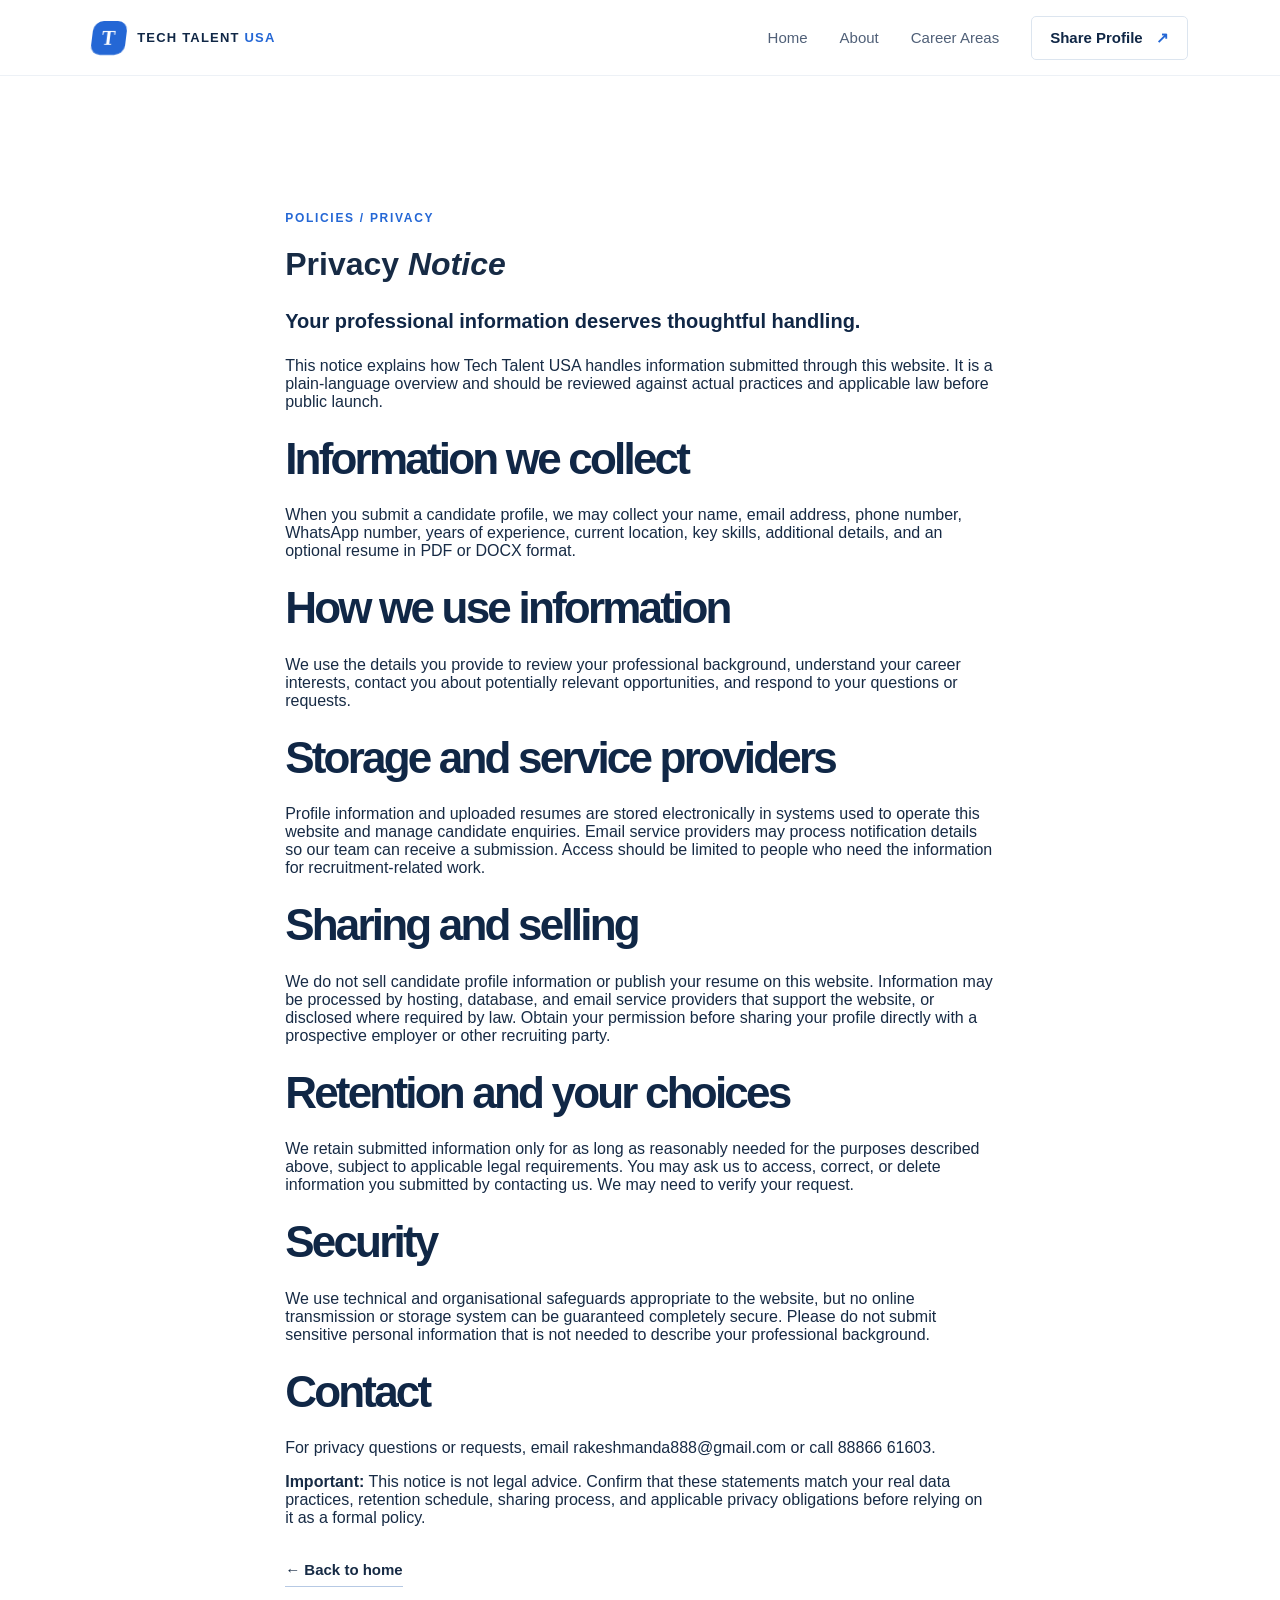
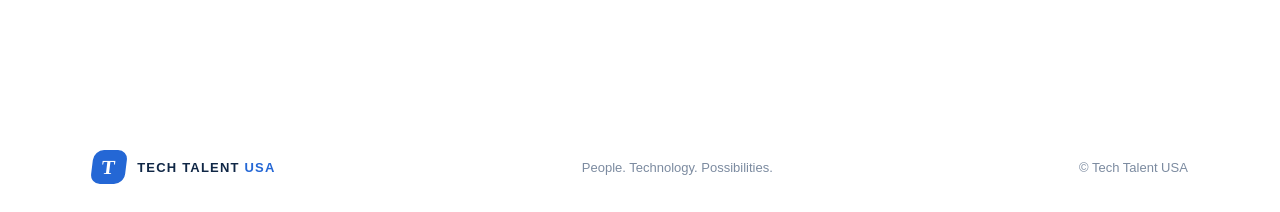
<file: static/privacy.html>
<!doctype html>
<html lang="en"><head><meta charset="utf-8"><meta name="viewport" content="width=device-width,initial-scale=1"><meta name="description" content="Learn how Tech Talent USA collects, uses, stores and protects candidate profile information."><meta name="theme-color" content="#102746"><title>Privacy Notice | Tech Talent USA</title><link rel="stylesheet" href="/static/styles.css"></head>
<body><header class="header"><a class="brand" href="/"><span class="brand-mark">T</span><span>TECH TALENT <b>USA</b></span></a><nav id="site-nav" aria-label="Main navigation"><a href="/">Home</a><a href="/about">About</a><a href="/services">Career Areas</a><a class="nav-cta" href="/contact">Share Profile <span>↗</span></a></nav><button class="menu" id="menu" aria-label="Open navigation menu" aria-controls="site-nav" aria-expanded="false">☰</button></header>
<main class="section privacy-page" style="max-width:940px;margin:45px auto;min-height:55vh"><div class="section-label">POLICIES / PRIVACY</div><h1>Privacy <em>Notice</em></h1><p class="lead">Your professional information deserves thoughtful handling.</p><p>This notice explains how Tech Talent USA handles information submitted through this website. It is a plain-language overview and should be reviewed against actual practices and applicable law before public launch.</p>
<h2>Information we collect</h2><p>When you submit a candidate profile, we may collect your name, email address, phone number, WhatsApp number, years of experience, current location, key skills, additional details, and an optional resume in PDF or DOCX format.</p>
<h2>How we use information</h2><p>We use the details you provide to review your professional background, understand your career interests, contact you about potentially relevant opportunities, and respond to your questions or requests.</p>
<h2>Storage and service providers</h2><p>Profile information and uploaded resumes are stored electronically in systems used to operate this website and manage candidate enquiries. Email service providers may process notification details so our team can receive a submission. Access should be limited to people who need the information for recruitment-related work.</p>
<h2>Sharing and selling</h2><p>We do not sell candidate profile information or publish your resume on this website. Information may be processed by hosting, database, and email service providers that support the website, or disclosed where required by law. Obtain your permission before sharing your profile directly with a prospective employer or other recruiting party.</p>
<h2>Retention and your choices</h2><p>We retain submitted information only for as long as reasonably needed for the purposes described above, subject to applicable legal requirements. You may ask us to access, correct, or delete information you submitted by contacting us. We may need to verify your request.</p>
<h2>Security</h2><p>We use technical and organisational safeguards appropriate to the website, but no online transmission or storage system can be guaranteed completely secure. Please do not submit sensitive personal information that is not needed to describe your professional background.</p>
<h2>Contact</h2><p>For privacy questions or requests, email <a href="mailto:rakeshmanda888@gmail.com">rakeshmanda888@gmail.com</a> or call <a href="tel:+918886661603">88866 61603</a>.</p><p><strong>Important:</strong> This notice is not legal advice. Confirm that these statements match your real data practices, retention schedule, sharing process, and applicable privacy obligations before relying on it as a formal policy.</p><a class="under-link" href="/">← Back to home</a></main>
<footer><a class="brand footer-brand" href="/"><span class="brand-mark">T</span><span>TECH TALENT <b>USA</b></span></a><span>People. Technology. Possibilities.</span><span>© Tech Talent USA</span></footer><script src="/static/app.js"></script></body></html>
</file>
<file: static/styles.css>
:root{--navy:#102746;--blue:#2467d5;--sky:#eaf2ff;--ink:#172b45;--muted:#68788d;--line:#dce5ef;--white:#fff;--mint:#a8e8d0}*{box-sizing:border-box}html{scroll-behavior:smooth}body{margin:0;color:var(--ink);font-family:'DM Sans',sans-serif;background:#fff}a{color:inherit;text-decoration:none}.header{height:84px;padding:0 7.2%;display:flex;align-items:center;justify-content:space-between;border-bottom:1px solid #edf1f6;background:#fff}.brand{display:flex;align-items:center;gap:11px;font:800 13px Manrope,sans-serif;letter-spacing:1.2px;color:var(--navy)}.brand b{color:var(--blue)}.brand-mark{width:34px;height:34px;border-radius:10px;background:var(--blue);color:white;display:grid;place-items:center;font:800 20px Manrope;transform:skew(-7deg)}nav{display:flex;align-items:center;gap:36px;font-size:13px;color:#506078}nav a:hover,.text-link:hover{color:var(--blue)}.nav-cta{padding:12px 18px;border:1px solid var(--line);border-radius:5px;color:var(--navy);font-weight:700}.nav-cta span{color:var(--blue);padding-left:9px}.menu{display:none;border:0;background:none;font-size:22px}.hero{min-height:620px;padding:80px 7.2% 65px;display:grid;grid-template-columns:1fr 1fr;align-items:center;overflow:hidden;background:linear-gradient(115deg,#f8fbff 0%,#fff 60%,#f0f6ff 100%)}.eyebrow,.section-label{font-size:10px;font-weight:700;letter-spacing:2px;color:var(--blue)}.eyebrow i{display:inline-block;width:7px;height:7px;border-radius:50%;background:#46c69a;margin-right:9px}.hero h1,h2{font:800 clamp(42px,5vw,68px)/1.08 Manrope,sans-serif;letter-spacing:-2.8px;color:var(--navy);margin:25px 0}.hero h1 em,h2 em{font-style:normal;color:var(--blue)}.hero-copy>p{max-width:490px;color:var(--muted);line-height:1.85;font-size:15px}.hero-actions{display:flex;align-items:center;gap:28px;margin-top:30px}.button{display:inline-flex;align-items:center;justify-content:center;gap:24px;padding:16px 21px;border:0;border-radius:4px;font:700 13px 'DM Sans';cursor:pointer}.primary{background:var(--blue);color:#fff;box-shadow:0 9px 22px #2467d526}.primary:hover{background:#1855b9}.text-link{font-size:13px;font-weight:700}.text-link span{color:var(--blue);margin-left:7px}.trust{display:flex;align-items:center;gap:14px;margin-top:53px}.avatars{display:flex}.avatars span{width:34px;height:34px;border-radius:50%;display:grid;place-items:center;background:#dce9ff;border:2px solid white;margin-left:-5px;font-size:9px;font-weight:800;color:var(--blue)}.avatars span:first-child{margin:0;background:#d8f1e9;color:#16865f}.avatars span:last-child{background:#fce8d9;color:#b76c2d}.trust b,.trust small{display:block}.trust b{font-size:11px}.trust small{font-size:10px;color:var(--muted);margin-top:4px}.hero-art{height:440px;position:relative;display:grid;place-items:center}.orb{position:absolute;border-radius:50%;filter:blur(1px)}.orb-one{width:340px;height:340px;background:radial-gradient(circle,#d9e8ff 0%,#edf4ff 65%,transparent 68%)}.orb-two{width:230px;height:230px;border:1px solid #a8c7f5}.orbit{position:absolute;width:390px;height:160px;border:1px solid #9cbbe9;border-radius:50%;transform:rotate(-32deg)}.art-core{width:190px;height:190px;border-radius:50%;background:linear-gradient(145deg,#2e79e5,#123c7b);box-shadow:0 25px 55px #1c58a54a;display:grid;place-items:center;z-index:1;position:relative}.core-ring{position:absolute;inset:16px;border:1px solid #ffffff62;border-radius:50%}.core-text{font:800 56px Manrope;color:#fff;letter-spacing:-5px}.core-text span{font-size:15px;letter-spacing:2px;margin-left:5px;color:var(--mint)}.art-card{position:absolute;z-index:2;background:#fff;border:1px solid #e6edf7;box-shadow:0 15px 45px #183e6b16;border-radius:9px;padding:15px 17px;display:flex;align-items:center;gap:12px}.art-card b,.art-card small{display:block}.art-card b{font-size:11px}.art-card small{font-size:9px;color:var(--muted);margin-top:5px}.card-top{top:56px;right:2px}.card-bottom{bottom:54px;left:4px}.card-icon{width:33px;height:33px;background:var(--sky);color:var(--blue);border-radius:8px;display:grid;place-items:center;font-size:20px}.pulse{width:9px;height:9px;background:#3fc99a;border-radius:50%;box-shadow:0 0 0 5px #e2f8f0}.arrow{color:var(--blue)}.vertical-note{position:absolute;right:-30px;top:180px;writing-mode:vertical-rl;font-size:8px;letter-spacing:2px;color:#8da2bc}.stats{padding:27px 7.2%;display:grid;grid-template-columns:repeat(3,1fr);background:var(--navy);color:white}.stats div{display:flex;align-items:center;gap:17px;padding:8px 6% ;border-right:1px solid #ffffff28}.stats div:last-child{border:0}.stats strong{font:800 24px Manrope;color:var(--mint)}.stats span{font-size:11px;color:#c3d0e0}.section{padding:105px 9%}.intro-grid{display:grid;grid-template-columns:1fr 1fr;gap:9%;align-items:center}.intro h2,.section h2{font-size:48px;margin:24px 0}.intro p,.section-head>p{font-size:14px;line-height:1.9;color:var(--muted)}.lead{font-size:18px!important;line-height:1.6!important;color:var(--navy)!important;font-weight:600}.under-link{display:inline-block;margin-top:18px;font-size:12px;font-weight:700;border-bottom:1px solid #b6c9e4;padding-bottom:8px}.under-link span{color:var(--blue);margin-left:8px}.services{background:#f5f8fc}.section-head{display:flex;align-items:end;justify-content:space-between;gap:35px;margin-bottom:48px}.section-head>p{max-width:340px}.section-head h2{margin-bottom:0}.service-grid{display:grid;grid-template-columns:repeat(3,1fr);gap:18px}.service{position:relative;padding:29px 27px 35px;background:white;border:1px solid #e3eaf3;min-height:250px}.service-no{font-size:10px;color:#91a4bb}.service-symbol{font-size:28px;color:var(--blue);margin:26px 0 16px}.service h3,.steps h3{font:700 18px Manrope;color:var(--navy);margin:0 0 11px}.service p,.steps p{font-size:12px;line-height:1.8;color:var(--muted)}.service-line{position:absolute;bottom:0;left:0;width:35%;height:3px;background:var(--blue)}.process{background:#fff}.steps{display:grid;grid-template-columns:repeat(4,1fr);border-top:1px solid var(--line)}.steps article{padding:25px 22px 0 0;border-right:1px solid var(--line);margin-right:22px}.steps article:last-child{border:0}.steps article>span{display:grid;place-items:center;width:34px;height:34px;border-radius:50%;background:var(--sky);color:var(--blue);font-size:11px;font-weight:700;margin-bottom:24px}.contact{background:var(--navy);color:#fff;display:grid;grid-template-columns:.85fr 1.15fr;gap:9%;padding-top:90px;padding-bottom:90px}.contact h2{color:#fff}.contact-copy>p{max-width:380px;color:#b8c8db;font-size:13px;line-height:1.9}.contact .section-label{color:var(--mint)}.contact-detail{display:flex;gap:14px;align-items:center;margin-top:28px}.contact-detail>span{width:37px;height:37px;border:1px solid #ffffff35;border-radius:7px;display:grid;place-items:center;color:var(--mint)}.contact-detail small,.contact-detail a{display:block}.contact-detail small{font-size:9px;letter-spacing:1.5px;color:#9eb2ca;margin-bottom:5px}.contact-detail a{font-size:13px}.form{background:#fff;color:var(--ink);padding:31px 32px;border-radius:7px}.form-heading{display:flex;justify-content:space-between;align-items:baseline;margin-bottom:22px}.form-heading h3{font:700 20px Manrope;margin:0;color:var(--navy)}.form-heading p{font-size:10px;color:var(--muted)}.form-grid{display:grid;grid-template-columns:1fr 1fr;gap:16px}.form label{font-size:10px;font-weight:700;color:#42536a}.form input,.form textarea{display:block;width:100%;margin-top:7px;padding:12px;border:1px solid #dfe7f0;border-radius:4px;font:12px 'DM Sans';outline:none;color:var(--ink);background:#fbfcfe}.form input:focus,.form textarea:focus{border-color:#6b9de8;box-shadow:0 0 0 3px #2467d514}.form input::placeholder,.form textarea::placeholder{color:#a1adbb}.wide{grid-column:1/-1}.submit{margin-top:20px;width:100%}.form-status{font-size:12px;min-height:16px;color:#16865f}.privacy{font-size:9px;color:#8795a6}footer{padding:28px 7.2%;display:flex;justify-content:space-between;align-items:center;font-size:10px;color:#7c8ba0}.footer-brand{color:var(--navy)}@media(max-width:850px){.header{padding:0 5%;height:72px}nav{gap:16px}.hero{padding:60px 6%;grid-template-columns:1fr 1fr}.hero-art{transform:scale(.85)}.section{padding:80px 6%}.contact{gap:5%}.form{padding:24px}.intro h2,.section h2{font-size:40px}}@media(max-width:650px){nav{display:none;position:absolute;top:72px;left:0;right:0;background:white;padding:20px 7%;z-index:5;flex-direction:column;align-items:flex-start;border-bottom:1px solid var(--line)}nav.open{display:flex}.menu{display:block}.hero{grid-template-columns:1fr;padding-top:55px}.hero h1{font-size:49px}.hero-art{height:350px;transform:scale(.82);margin-top:10px}.stats{grid-template-columns:1fr;gap:12px;padding:22px 7%}.stats div{border-right:0;border-bottom:1px solid #ffffff28;padding:10px 0}.intro-grid,.contact{grid-template-columns:1fr}.intro-grid{gap:15px}.section-head{display:block}.section-head>p{margin-top:20px}.service-grid{grid-template-columns:1fr}.service{min-height:210px}.steps{grid-template-columns:1fr 1fr;row-gap:28px}.steps article:nth-child(2){border:0}.contact{gap:35px}.form-grid{grid-template-columns:1fr}.wide{grid-column:auto}.form-heading{display:block}.form-heading p{margin-bottom:0}footer{gap:15px;flex-wrap:wrap}.vertical-note{right:0}}

/* Phase 1 experience polish: preserve the blue-and-white identity. */
.header{position:sticky;top:0;z-index:20;backdrop-filter:saturate(160%) blur(12px);background:rgba(255,255,255,.94)}
html{scroll-padding-top:96px}
nav a,.button,.service,.art-card{transition:transform .22s ease,box-shadow .22s ease,color .22s ease,background .22s ease}
nav a:focus-visible,.button:focus-visible,.text-link:focus-visible,.under-link:focus-visible,.menu:focus-visible,.form input:focus-visible,.form textarea:focus-visible{outline:3px solid #82b2f5;outline-offset:3px}
.button:hover{transform:translateY(-2px)}
.service:hover{transform:translateY(-5px);box-shadow:0 16px 34px #183e6b12}
.art-card:hover{transform:translateY(-3px)}
.form-status{line-height:1.6}
.form-status:empty{min-height:0}
.privacy a{color:var(--blue);text-decoration:underline}
.reveal-ready{opacity:0;transform:translateY(18px);transition:opacity .65s ease,transform .65s ease}
.reveal-ready.is-visible{opacity:1;transform:translateY(0)}
@media(max-width:650px){
 .header{position:sticky;top:0}
 nav.open{box-shadow:0 16px 25px #183e6b12}
 .hero{min-height:auto}
 .hero-actions{flex-wrap:wrap;gap:18px}
 .contact-detail a{overflow-wrap:anywhere}
}
@media(prefers-reduced-motion:reduce){
 *,*::before,*::after{scroll-behavior:auto!important;animation-duration:.01ms!important;animation-iteration-count:1!important;transition-duration:.01ms!important}
 .reveal-ready{opacity:1;transform:none}
}

/* Phase 1: trust, conversion, contact and form usability */
.faq{background:#f5f8fc}.faq-list{max-width:900px;border-top:1px solid var(--line)}.faq-list details{border-bottom:1px solid var(--line);padding:19px 4px}.faq-list summary{cursor:pointer;list-style:none;font:700 15px Manrope;color:var(--navy);display:flex;justify-content:space-between;gap:16px}.faq-list summary::-webkit-details-marker{display:none}.faq-list summary:after{content:"+";color:var(--blue);font-size:22px;line-height:1}.faq-list details[open] summary:after{content:"−"}.faq-list details p{max-width:760px;color:var(--muted);font-size:13px;line-height:1.8;margin:14px 0 0}.faq-list a{color:var(--blue);text-decoration:underline}
.form-progress{margin:-4px 0 20px}.progress-track{height:5px;background:#e8eef7;border-radius:8px;overflow:hidden}.progress-track span{display:block;width:0;height:100%;background:var(--blue);transition:width .2s ease}.form-progress small{display:block;color:var(--muted);font-size:10px;margin-top:7px}
.consent-row{display:flex;align-items:flex-start;gap:10px;margin-top:18px;font-size:11px!important;line-height:1.6}.consent-row input{width:16px!important;height:16px;margin:1px 0 0!important;flex:0 0 auto;accent-color:var(--blue)}
.form-trap{position:absolute!important;left:-10000px!important;width:1px!important;height:1px!important;overflow:hidden!important}.form-status.is-pending{color:#526b8b}.form-status.is-success{color:#16865f}.form-status.is-error{color:#b42318}.submit:disabled{opacity:.7;cursor:wait;transform:none}
.quick-contact{position:fixed;right:22px;bottom:22px;z-index:18;display:flex;gap:9px}.quick-contact-link{display:inline-flex;align-items:center;justify-content:center;min-height:44px;padding:0 16px;border-radius:24px;background:#fff;color:var(--navy);border:1px solid #dce5ef;box-shadow:0 8px 25px #10274620;font-size:12px;font-weight:700}.quick-contact-link.whatsapp{background:#16865f;color:#fff;border-color:#16865f}.quick-contact-link:hover{transform:translateY(-2px)}.form input[type=file]{padding:9px;background:#fff}
.form input:focus-visible,.form textarea:focus-visible,.faq summary:focus-visible{outline:3px solid #82b2f5;outline-offset:2px}
@media(max-width:650px){.quick-contact{right:12px;bottom:12px}.quick-contact-link{min-height:42px;padding:0 13px}.faq{padding-top:65px;padding-bottom:65px}.consent-row{grid-column:auto}}

/* Readability pass: larger, clearer typography across all screen sizes */
body{font-size:16px}
nav{font-size:15px;gap:32px}
.eyebrow,.section-label{font-size:12px;letter-spacing:1.7px}
.hero-copy>p{font-size:18px;line-height:1.8;max-width:540px}
.trust b{font-size:13px}.trust small{font-size:12px}
.stats span{font-size:14px}
.intro p,.section-head>p{font-size:16px;line-height:1.85}
.lead{font-size:20px!important}
.under-link,.text-link{font-size:15px}
.service h3,.steps h3{font-size:20px}
.service p,.steps p{font-size:15px;line-height:1.8}
.service-no{font-size:12px}
.contact-copy>p{font-size:16px;line-height:1.85}
.contact-detail small{font-size:11px}.contact-detail a{font-size:15px}
.form{padding:36px}
.form-heading h3{font-size:23px}
.form-heading p{font-size:13px}
.form label{font-size:13px}
.form input,.form textarea{font-size:15px;padding:14px}
.form input::placeholder,.form textarea::placeholder{font-size:14px}
.form-progress small{font-size:13px}
.consent-row{font-size:13px!important}
.privacy{font-size:12px;line-height:1.6}
.form-status{font-size:14px}
.button{font-size:15px;padding:17px 23px}
footer{font-size:13px}
@media(max-width:850px){
 nav{font-size:14px;gap:18px}
 .hero-copy>p{font-size:17px}
 .section{padding:85px 6%}
}
@media(max-width:650px){
 .hero h1{font-size:clamp(42px,11vw,52px);letter-spacing:-2px}
 .hero-copy>p{font-size:17px;line-height:1.8}
 .eyebrow,.section-label{font-size:11px}
 .intro p,.section-head>p,.contact-copy>p{font-size:16px}
 .service p,.steps p{font-size:15px}
 .form{padding:24px 20px}
 .form label{font-size:13px}
 .form input,.form textarea{font-size:16px;padding:14px}
 .form-heading h3{font-size:21px}
 .privacy{font-size:12px}
 footer{font-size:12px}
}


/* Phase 2 refinement: slightly tighter sizing while preserving the approved blue-and-white theme. */
.header{height:76px}
.hero{min-height:570px;padding-top:68px;padding-bottom:56px}
.hero h1{font-size:clamp(40px,4.7vw,62px);letter-spacing:-2.4px}
.hero-copy>p{font-size:16px;line-height:1.75}
.hero-art{transform:scale(.94)}
.section{padding-top:90px;padding-bottom:90px}
.intro h2,.section h2{font-size:44px}
.service{min-height:230px;padding:26px 24px 30px}
.service h3,.steps h3{font-size:18px}
.service p,.steps p{font-size:14px;line-height:1.7}
.form{padding:30px}
.form-heading h3{font-size:21px}
.form label{font-size:12px}
.form input,.form textarea{font-size:14px;padding:12px}
.button{font-size:14px;padding:15px 21px}
.stats{padding-top:23px;padding-bottom:23px}
@media(max-width:850px){.hero{min-height:540px}.section{padding-top:76px;padding-bottom:76px}.intro h2,.section h2{font-size:40px}}
@media(max-width:650px){.header{height:68px}.hero{padding-top:48px;padding-bottom:44px}.hero h1{font-size:clamp(39px,10vw,48px)}.hero-art{transform:scale(.78);margin-left:-15px;margin-right:-15px}.section{padding:66px 6%}.intro h2,.section h2{font-size:35px}.service{padding:24px;min-height:190px}.form{padding:22px 18px}.form input,.form textarea{font-size:15px;padding:13px}.button{font-size:14px;padding:14px 18px}}

/* Personal About page: profile details live here, not on the public homepage. */
.profile-hero{background:linear-gradient(120deg,#f5f9ff,#fff 65%,#edf4ff);padding:76px 9% 58px}
.profile-hero .eyebrow{margin:0 0 16px}
.profile-hero h1{font:800 clamp(38px,4.5vw,58px)/1.1 Manrope,sans-serif;letter-spacing:-2px;color:var(--navy);max-width:800px;margin:0 0 18px}
.profile-hero h1 em{font-style:normal;color:var(--blue)}
.profile-hero p{max-width:760px;font-size:16px;line-height:1.8;color:var(--muted)}
.profile-metrics{display:grid;grid-template-columns:repeat(4,1fr);background:var(--navy);padding:22px 9%;color:white}
.profile-metrics div{padding:8px 18px;border-right:1px solid #ffffff28}
.profile-metrics div:last-child{border:0}
.profile-metrics strong,.profile-metrics span{display:block}
.profile-metrics strong{font:800 25px Manrope;color:var(--mint)}
.profile-metrics span{font-size:12px;color:#c3d0e0;margin-top:5px}
.profile-section{padding:76px 9%}
.profile-section h2{font:800 38px/1.15 Manrope,sans-serif;letter-spacing:-1.5px;color:var(--navy);margin:14px 0 24px}
.profile-grid{display:grid;grid-template-columns:.8fr 1.2fr;gap:8%;align-items:start}
.profile-copy p,.profile-section p{font-size:15px;line-height:1.85;color:var(--muted)}
.profile-copy p:first-child{color:var(--navy);font-size:17px;font-weight:600}
.profile-band{background:#f5f8fc}
.profile-role{display:flex;justify-content:space-between;gap:20px;align-items:center;margin-bottom:28px}
.profile-role h2{margin:8px 0}
.profile-current{font-size:11px;color:#16865f;background:#e4f7ef;padding:9px 13px;border-radius:20px;white-space:nowrap;font-weight:700}
.profile-cards{display:grid;grid-template-columns:repeat(3,1fr);gap:16px}
.profile-card{background:#fff;border:1px solid var(--line);padding:24px;border-radius:5px}
.profile-card>span{font-size:11px;color:var(--blue);font-weight:700}
.profile-card h3{font:700 17px Manrope;color:var(--navy);margin:20px 0 10px}
.profile-card p{font-size:13px;line-height:1.75;margin:0}
.profile-skills{display:grid;grid-template-columns:1fr 1fr;gap:0 28px}
.profile-skills div{padding:17px 0;border-bottom:1px solid var(--line);font-size:14px;color:var(--navy);font-weight:600}
.profile-skills span{font-size:10px;color:var(--blue);margin-right:13px}
.profile-contact{background:var(--navy);color:#fff;padding:58px 9%;display:flex;justify-content:space-between;align-items:center;gap:24px}
.profile-contact h2{font:800 32px Manrope;color:white;margin:0 0 10px}
.profile-contact p{color:#c3d0e0;font-size:14px;line-height:1.7;margin:0}
.profile-contact .button{white-space:nowrap}
@media(max-width:750px){.profile-hero{padding:56px 6% 42px}.profile-section{padding:62px 6%}.profile-metrics{grid-template-columns:1fr 1fr;padding:18px 6%;gap:8px}.profile-metrics div:nth-child(2){border:0}.profile-grid{grid-template-columns:1fr;gap:10px}.profile-cards{grid-template-columns:1fr}.profile-contact{padding:44px 6%;display:block}.profile-contact .button{margin-top:22px}.profile-section h2{font-size:33px}}
@media(max-width:480px){.profile-skills{grid-template-columns:1fr}.profile-role{align-items:flex-start;flex-direction:column}.profile-contact h2{font-size:28px}}


/* Career Areas: illustrative U.S. employer logo showcase */
.company-showcase{margin-top:52px;padding:34px 30px 25px;background:#f5f8fc;border:1px solid #e5edf7;border-radius:12px}
.company-showcase-heading{text-align:center;max-width:720px;margin:0 auto 25px}
.company-showcase-heading h3{font:800 clamp(21px,2.4vw,28px)/1.25 Manrope,sans-serif;color:var(--navy);margin:10px 0}
.company-showcase-heading p{font-size:14px;line-height:1.7;color:var(--muted);margin:0}
.company-logo-grid{display:grid;grid-template-columns:repeat(3,minmax(0,1fr));gap:13px}
.company-logo{min-height:94px;padding:17px 12px;background:#fff;border:1px solid #e5ebf3;border-radius:8px;display:flex;flex-direction:column;align-items:center;justify-content:center;gap:10px;text-align:center}
.company-logo img{display:block;width:auto;max-width:130px;height:30px;object-fit:contain}
.company-logo span{font-size:12px;font-weight:700;color:#30435e}
.company-disclaimer{font-size:10px!important;line-height:1.6!important;color:#7b8797!important;text-align:center;max-width:850px;margin:19px auto 0!important}
@media(min-width:900px){.company-logo-grid{grid-template-columns:repeat(3,minmax(0,1fr))}}
@media(max-width:650px){.company-showcase{margin-top:35px;padding:25px 14px 19px}.company-logo-grid{grid-template-columns:repeat(2,minmax(0,1fr));gap:9px}.company-logo{min-height:84px;padding:13px 8px}.company-logo img{max-width:112px;height:26px}.company-logo span{font-size:11px}}

.profile-hero-with-photo{display:grid;grid-template-columns:minmax(0,1.4fr) minmax(230px,.6fr);align-items:center;gap:48px}.profile-hero-copy{max-width:720px}.profile-portrait{justify-self:center;display:flex;flex-direction:column;align-items:center;text-align:center;gap:8px}.profile-portrait img{width:210px;height:210px;object-fit:cover;object-position:center 28%;border-radius:18px;border:6px solid #fff;box-shadow:0 18px 45px #10274624}.profile-portrait strong{font:800 22px Manrope,sans-serif;color:var(--navy)}.profile-portrait span{font-size:12px;color:var(--muted)}.career-page-hero{padding:74px 9% 58px;background:linear-gradient(120deg,#f5f9ff,#fff 65%,#edf4ff)}.career-page-hero h1{font:800 clamp(38px,4.5vw,58px)/1.1 Manrope,sans-serif;color:var(--navy);letter-spacing:-2px;margin:12px 0}.career-page-hero h1 em{font-style:normal;color:var(--blue)}.career-page-hero p{max-width:760px;color:var(--muted);font-size:16px;line-height:1.8}.career-page-section{padding:68px 9%}.career-page-section .service-grid{margin-top:28px}@media(max-width:750px){.profile-hero-with-photo{grid-template-columns:1fr;gap:28px}.profile-portrait img{width:180px;height:180px}.career-page-hero,.career-page-section{padding-left:6%;padding-right:6%}}

.company-logo svg{display:block;width:auto;max-width:150px;height:34px;overflow:visible}.company-logo svg text{dominant-baseline:auto}@media(max-width:650px){.company-logo svg{max-width:120px;height:29px}}


/* Dedicated How We Work page */
.how-work-page{overflow:hidden}
.how-work-hero{padding:82px 9% 62px;background:radial-gradient(circle at 88% 12%,rgba(64,133,229,.12),transparent 30%),linear-gradient(120deg,#f5f9ff,#fff 66%,#edf4ff)}
.how-work-hero h1{max-width:900px;font:800 clamp(38px,5vw,64px)/1.12 Manrope,sans-serif;letter-spacing:-2.4px;color:var(--navy);margin:16px 0}
.how-work-hero h1 em,.how-work-section-head h2 em,.how-work-register h2 em{font-style:normal;color:var(--blue)}
.how-work-hero>p:not(.eyebrow){max-width:800px;color:var(--muted);font-size:16px;line-height:1.85}
.how-work-hero .how-work-lead{font:700 clamp(18px,2vw,23px) Manrope,sans-serif;color:var(--navy);margin:0 0 8px}
.how-work-steps{padding:68px 9% 76px;display:grid;grid-template-columns:.85fr 1.15fr;gap:8%;align-items:start}
.how-work-section-head h2{font:800 clamp(30px,3.5vw,44px)/1.15 Manrope,sans-serif;letter-spacing:-1.4px;color:var(--navy);margin:15px 0}
.how-work-list{list-style:none;margin:0;padding:0;display:grid;gap:12px}
.how-work-list li{display:flex;align-items:center;gap:16px;padding:18px 20px;border:1px solid #e3ebf5;border-radius:15px;background:#fff;box-shadow:0 8px 24px rgba(25,62,111,.045);color:var(--navy);font:600 15px/1.55 Manrope,sans-serif;transition:transform .2s ease,box-shadow .2s ease,border-color .2s ease}
.how-work-list li:hover{transform:translateX(5px);border-color:#b9d2f4;box-shadow:0 14px 30px rgba(25,62,111,.09)}
.how-work-icon{flex:0 0 38px;width:38px;height:38px;display:grid;place-items:center;border-radius:12px;background:#edf4ff;color:var(--blue);font-size:19px}
.how-work-register{margin:0 9% 76px;padding:34px 38px;border-radius:22px;background:linear-gradient(120deg,#102746,#174a83);color:#fff;display:flex;justify-content:space-between;align-items:center;gap:28px}
.how-work-register .section-label{color:#b9d4f2}
.how-work-register h2{font:800 clamp(26px,3vw,38px)/1.15 Manrope,sans-serif;margin:12px 0}
.how-work-register h2 em{color:#9bc5ff}
.how-work-register p{color:#e0eaf7;line-height:1.7;margin:7px 0}
.how-work-register .how-work-closing{font-size:13px;color:#b9d4f2}
.how-work-register .button{flex-shrink:0;background:#fff;color:#12345b}
@media(max-width:760px){.how-work-hero{padding:58px 6% 44px}.how-work-steps{padding:48px 6%;grid-template-columns:1fr;gap:24px}.how-work-register{margin:0 6% 48px;padding:26px 22px;display:block}.how-work-register .button{margin-top:14px}.how-work-list li{padding:15px}}

/* Immersive 3D Tech Talent USA hero scene */
.hero-3d{position:relative;isolation:isolate;min-height:540px;display:grid;place-items:center;perspective:1100px;overflow:visible}
.hero-scene{position:relative;width:min(100%,570px);height:530px;transform-style:preserve-3d;transition:transform .22s ease-out}
.scene-glow{position:absolute;inset:7% 8% 5%;border-radius:50%;background:radial-gradient(ellipse,#c7dcff9c 0%,#e8f1ff82 43%,transparent 72%);filter:blur(14px);transform:translateZ(-80px)}
.globe-shadow{position:absolute;width:310px;height:48px;left:50%;top:76%;transform:translateX(-50%) rotateX(72deg);border-radius:50%;background:#153d7528;filter:blur(17px)}
.globe-3d{position:absolute;z-index:3;width:292px;height:292px;left:50%;top:47%;transform:translate(-50%,-50%) translateZ(45px);border-radius:50%;transform-style:preserve-3d;filter:drop-shadow(0 30px 34px #174d963d);animation:globe-hover 7s ease-in-out infinite}
.globe-surface{position:absolute;inset:0;border-radius:50%;overflow:hidden;background:radial-gradient(circle at 32% 23%,#72b5ff 0%,#2874d6 27%,#1552a4 62%,#092d68 100%);box-shadow:inset -25px -24px 44px #041d4b88,inset 12px 12px 28px #b5dcff5c,0 0 0 1px #9cc8ff8c,0 0 0 12px #8abaff18,0 0 0 24px #8abaff10}
.globe-grid{position:absolute;inset:-5%;border-radius:50%;background:repeating-radial-gradient(ellipse at 50% 50%,transparent 0 28px,#b9ddff55 29px 30px,transparent 31px 54px),repeating-linear-gradient(90deg,transparent 0 37px,#b9ddff4c 38px 39px,transparent 40px 76px);transform:rotate(-19deg) scaleX(.76);animation:grid-drift 28s linear infinite;mask-image:radial-gradient(circle,#000 57%,transparent 72%)}
.globe-land{position:absolute;background:linear-gradient(145deg,#9ed8cb,#4aab9d 65%,#277c83);opacity:.82;filter:drop-shadow(0 2px 2px #062b5b55)}
.land-one{width:100px;height:116px;left:26px;top:55px;clip-path:polygon(10% 5%,43% 0,58% 13%,80% 17%,89% 38%,72% 48%,78% 66%,58% 78%,48% 100%,32% 81%,26% 58%,9% 43%,0 22%)}
.land-two{width:112px;height:92px;right:18px;bottom:46px;clip-path:polygon(7% 10%,35% 0,51% 15%,78% 9%,100% 31%,84% 50%,88% 73%,60% 100%,43% 80%,22% 83%,0 55%)}
.globe-shine{position:absolute;inset:0;border-radius:50%;background:linear-gradient(125deg,#fff4 0%,transparent 35% 68%,#031b4c4d 100%);pointer-events:none}
.globe-brand{position:absolute;z-index:2;inset:0;display:flex;align-items:center;justify-content:center;gap:7px;text-shadow:0 3px 12px #062b645c;transform:translateZ(18px)}
.globe-brand strong{font:800 74px/1 Manrope,sans-serif;color:white;letter-spacing:-7px}
.globe-brand span{font:800 20px Manrope,sans-serif;letter-spacing:2px;color:#8ff0d8;margin-top:23px}
.globe-pin{position:absolute;z-index:3;width:10px;height:10px;border:2px solid white;border-radius:50%;background:#5bf0d0;box-shadow:0 0 0 5px #5bf0d033,0 0 18px #5bf0d0}
.pin-one{top:25%;left:31%}.pin-two{top:46%;right:20%}.pin-three{bottom:25%;left:56%}
.globe-orbit{position:absolute;z-index:2;left:50%;top:47%;width:440px;height:178px;border:1px solid #5d9ce88c;border-radius:50%;transform:translate(-50%,-50%) rotate(-24deg) translateZ(90px);box-shadow:0 0 18px #9ac4ff3b;pointer-events:none}
.orbit-b{width:395px;height:235px;transform:translate(-50%,-50%) rotate(62deg) translateZ(-20px);border-color:#8ab9ef6e;border-style:dashed;animation:orbit-turn 24s linear infinite}
.scene-particle{position:absolute;z-index:4;width:8px;height:8px;border-radius:50%;background:#fff;box-shadow:0 0 0 4px #4b91e52b,0 0 18px #4b91e5;animation:particle-float 5s ease-in-out infinite}
.particle-one{left:18%;top:30%}.particle-two{right:15%;top:61%;animation-delay:-2s}.particle-three{left:32%;bottom:15%;width:5px;height:5px;animation-delay:-3.5s}
.insight-card{position:absolute;z-index:5;display:flex;align-items:center;gap:12px;padding:14px 16px;background:#ffffffed;border:1px solid #dce8f8;border-radius:14px;box-shadow:0 18px 44px #1d47751c,0 3px 8px #1d47750b;backdrop-filter:blur(14px);animation:card-hover 6s ease-in-out infinite}
.insight-card b,.insight-chip b{display:block;color:#142e50;font:700 12px Manrope,sans-serif;white-space:nowrap}
.insight-card small,.insight-chip small{display:block;color:#73839a;font-size:10px;margin-top:4px;white-space:nowrap}
.insight-icon{width:34px;height:34px;display:grid;place-items:center;border-radius:10px;background:#e9f1ff;color:#286dd0;font-size:18px}
.live-dot{width:7px;height:7px;border-radius:50%;background:#26c99a;box-shadow:0 0 0 4px #26c99a22;margin-left:8px}
.insight-top{right:-1%;top:9%}.insight-bottom{left:-3%;bottom:18%;animation-delay:-3s}
.people-icon{background:#e4f8f2;color:#169d78}
.insight-chip{position:absolute;z-index:4;display:flex;align-items:center;gap:10px;padding:10px 13px;border:1px solid #dce8f8;border-radius:12px;background:#ffffffd9;box-shadow:0 12px 30px #214c7c16;backdrop-filter:blur(10px);animation:card-hover 7s ease-in-out infinite}
.chip-mark{width:31px;height:31px;display:grid;place-items:center;border-radius:9px;background:#edf4ff;color:#286dd0;font:800 10px Manrope}
.insight-chip b{font-size:10px}.insight-chip small{font-size:9px}
.chip-left{left:2%;top:19%;animation-delay:-1s}.chip-right{right:0;bottom:14%;animation-delay:-4s}
.scene-caption{position:absolute;left:50%;bottom:3%;transform:translateX(-50%);font:700 9px Manrope,sans-serif;letter-spacing:2px;color:#7890ad;white-space:nowrap;display:flex;align-items:center;gap:9px}
.scene-caption span{width:18px;height:1px;background:#5d9ce8}
@keyframes globe-hover{0%,100%{transform:translate(-50%,-50%) translateZ(45px) rotateY(-5deg) rotateX(2deg)}50%{transform:translate(-50%,-52%) translateZ(65px) rotateY(5deg) rotateX(-2deg)}}
@keyframes grid-drift{from{background-position:0 0,0 0}to{background-position:0 0,76px 0}}
@keyframes orbit-turn{from{transform:translate(-50%,-50%) rotate(62deg) translateZ(-20px)}to{transform:translate(-50%,-50%) rotate(422deg) translateZ(-20px)}}
@keyframes particle-float{0%,100%{translate:0 0}50%{translate:0 -13px}}
@keyframes card-hover{0%,100%{translate:0 0}50%{translate:0 -8px}}
@media(max-width:1050px){.hero-3d{min-height:480px}.hero-scene{transform:scale(.88);transform-origin:center}.insight-top{right:0}.chip-left{left:0}}
@media(max-width:750px){.hero-3d{min-height:410px;margin:0 -5%}.hero-scene{transform:scale(.72);transform-origin:center}.insight-chip{display:none}.scene-caption{bottom:1%}}
@media(max-width:480px){.hero-3d{min-height:340px;margin:0 -10%}.hero-scene{transform:scale(.59)}.insight-top{right:-3%;top:8%}.insight-bottom{left:-2%;bottom:13%}}
@media(prefers-reduced-motion:reduce){.globe-3d,.globe-grid,.orbit-b,.scene-particle,.insight-card,.insight-chip{animation:none!important}.hero-scene{transition:none!important}}
</file>
